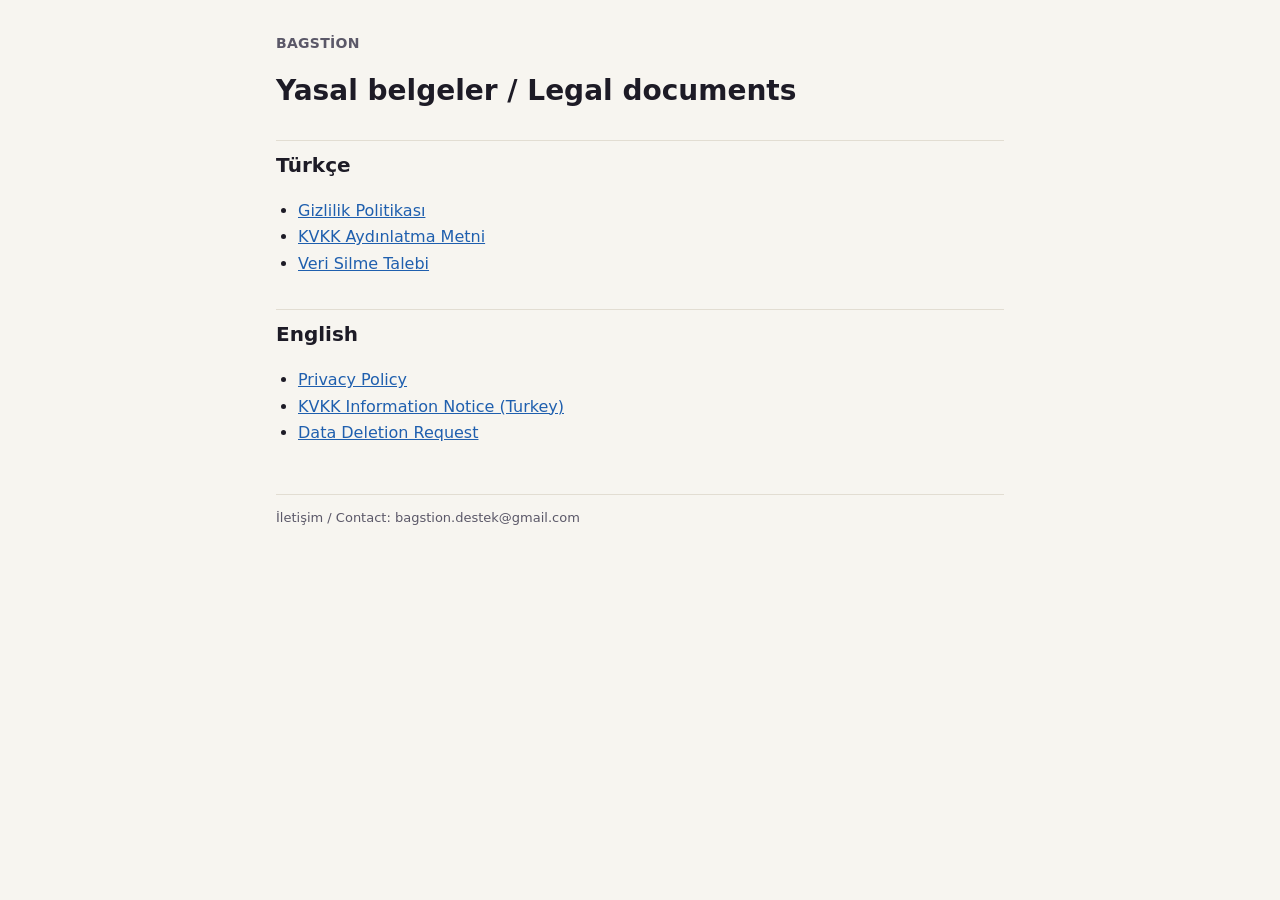
<file: index.html>
<!doctype html>
<html lang="tr">
<head>
<meta charset="utf-8">
<meta name="viewport" content="width=device-width, initial-scale=1">
<title>Bagstion — Yasal / Legal</title>
<link rel="stylesheet" href="style.css">
</head>
<body>
<main>
<header class="top"><span class="game">Bagstion</span></header>
<h1>Yasal belgeler / Legal documents</h1>

<h2>Türkçe</h2>
<ul>
	<li><a href="tr/gizlilik.html">Gizlilik Politikası</a></li>
	<li><a href="tr/kvkk.html">KVKK Aydınlatma Metni</a></li>
	<li><a href="tr/veri-silme.html">Veri Silme Talebi</a></li>
</ul>

<h2>English</h2>
<ul>
	<li><a href="en/privacy.html">Privacy Policy</a></li>
	<li><a href="en/kvkk-notice.html">KVKK Information Notice (Turkey)</a></li>
	<li><a href="en/data-deletion.html">Data Deletion Request</a></li>
</ul>

<footer>İletişim / Contact: bagstion.destek@gmail.com</footer>
</main>
</body>
</html>
</file>
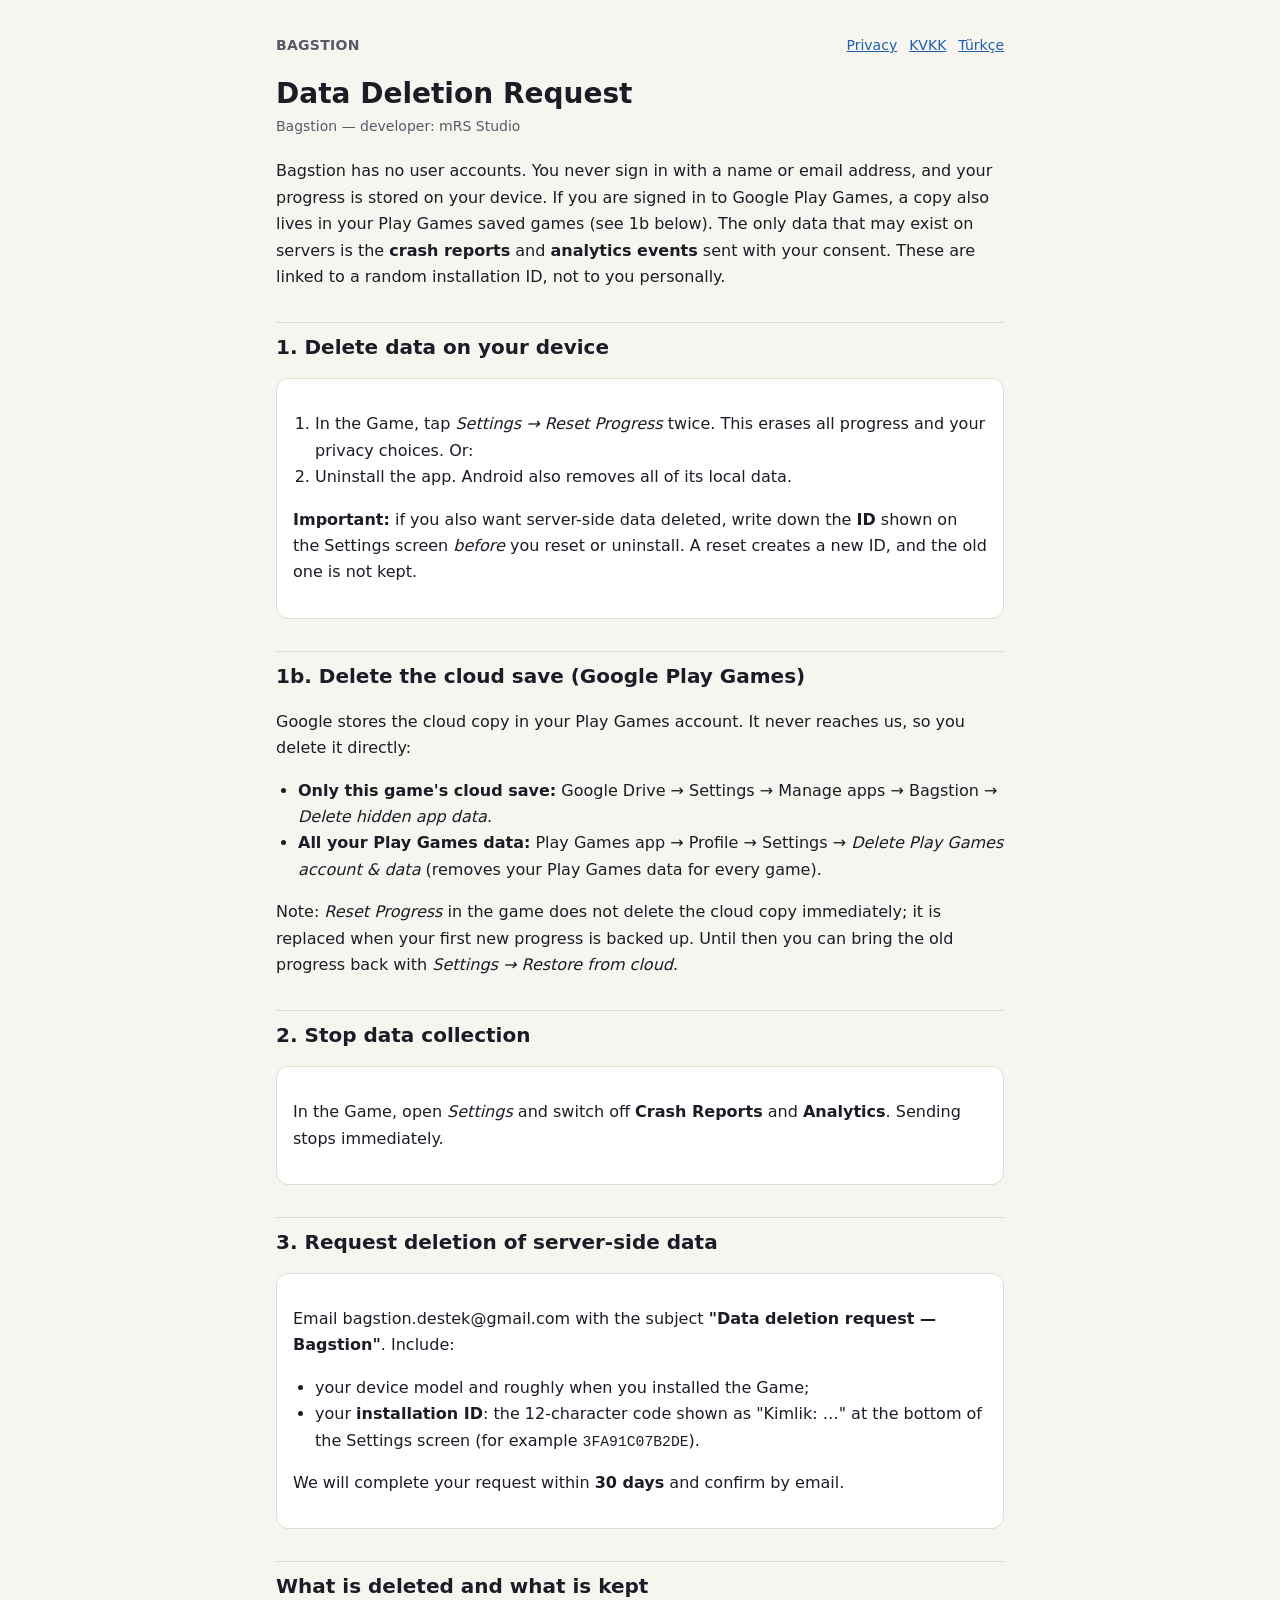
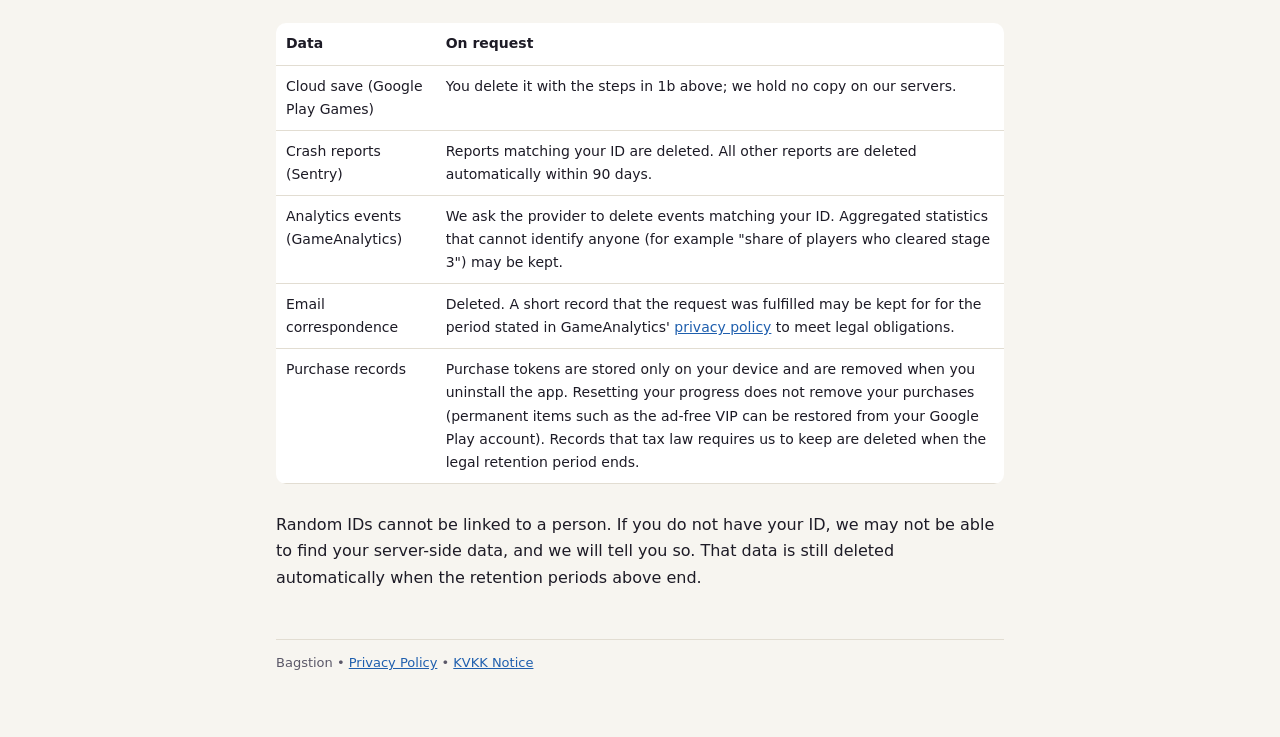
<file: en/data-deletion.html>
<!doctype html>
<html lang="en">
<head>
<meta charset="utf-8">
<meta name="viewport" content="width=device-width, initial-scale=1">
<title>Data Deletion Request — Bagstion</title>
<link rel="stylesheet" href="../style.css">
</head>
<body>
<main>
<header class="top">
	<span class="game">Bagstion</span>
	<nav><a href="privacy.html">Privacy</a><a href="kvkk-notice.html">KVKK</a><a href="../tr/veri-silme.html">Türkçe</a></nav>
</header>

<h1>Data Deletion Request</h1>
<p class="meta">Bagstion — developer: mRS Studio</p>

<p>Bagstion has no user accounts. You never sign in with a name or email address, and your progress is stored on your device. If you are signed in to Google Play Games, a copy also lives in your Play Games saved games (see 1b below). The only data that may exist on servers is the <strong>crash reports</strong> and <strong>analytics events</strong> sent with your consent. These are linked to a random installation ID, not to you personally.</p>

<h2>1. Delete data on your device</h2>
<div class="card">
<ol>
	<li>In the Game, tap <em>Settings → Reset Progress</em> twice. This erases all progress and your privacy choices. Or:</li>
	<li>Uninstall the app. Android also removes all of its local data.</li>
</ol>
<p><strong>Important:</strong> if you also want server-side data deleted, write down the <strong>ID</strong> shown on the Settings screen <em>before</em> you reset or uninstall. A reset creates a new ID, and the old one is not kept.</p>
</div>

<h2>1b. Delete the cloud save (Google Play Games)</h2>
<p>Google stores the cloud copy in your Play Games account. It never reaches us, so you delete it directly:</p>
<ul>
	<li><strong>Only this game's cloud save:</strong> Google Drive → Settings → Manage apps → Bagstion → <em>Delete hidden app data</em>.</li>
	<li><strong>All your Play Games data:</strong> Play Games app → Profile → Settings → <em>Delete Play Games account &amp; data</em> (removes your Play Games data for every game).</li>
</ul>
<p>Note: <em>Reset Progress</em> in the game does not delete the cloud copy immediately; it is replaced when your first new progress is backed up. Until then you can bring the old progress back with <em>Settings → Restore from cloud</em>.</p>

<h2>2. Stop data collection</h2>
<div class="card">
<p>In the Game, open <em>Settings</em> and switch off <strong>Crash Reports</strong> and <strong>Analytics</strong>. Sending stops immediately.</p>
</div>

<h2>3. Request deletion of server-side data</h2>
<div class="card">
<p>Email bagstion.destek@gmail.com with the subject <strong>"Data deletion request — Bagstion"</strong>. Include:</p>
<ul>
	<li>your device model and roughly when you installed the Game;</li>
	<li>your <strong>installation ID</strong>: the 12-character code shown as "Kimlik: …" at the bottom of the Settings screen (for example <code>3FA91C07B2DE</code>).</li>
</ul>
<p>We will complete your request within <strong>30 days</strong> and confirm by email.</p>
</div>

<h2>What is deleted and what is kept</h2>
<div class="table-wrap"><table>
	<tr><th>Data</th><th>On request</th></tr>
	<tr><td>Cloud save (Google Play Games)</td><td>You delete it with the steps in 1b above; we hold no copy on our servers.</td></tr>
	<tr><td>Crash reports (Sentry)</td><td>Reports matching your ID are deleted. All other reports are deleted automatically within 90 days.</td></tr>
	<tr><td>Analytics events (GameAnalytics)</td><td>We ask the provider to delete events matching your ID. Aggregated statistics that cannot identify anyone (for example "share of players who cleared stage 3") may be kept.</td></tr>
	<tr><td>Email correspondence</td><td>Deleted. A short record that the request was fulfilled may be kept for for the period stated in GameAnalytics' <a href="https://gameanalytics.com/privacy">privacy policy</a> to meet legal obligations.</td></tr>
	<tr><td>Purchase records</td><td>Purchase tokens are stored only on your device and are removed when you uninstall the app. Resetting your progress does not remove your purchases (permanent items such as the ad-free VIP can be restored from your Google Play account). Records that tax law requires us to keep are deleted when the legal retention period ends.</td></tr>
</table></div>

<p>Random IDs cannot be linked to a person. If you do not have your ID, we may not be able to find your server-side data, and we will tell you so. That data is still deleted automatically when the retention periods above end.</p>

<footer>Bagstion • <a href="privacy.html">Privacy Policy</a> • <a href="kvkk-notice.html">KVKK Notice</a></footer>
</main>
</body>
</html>
</file>
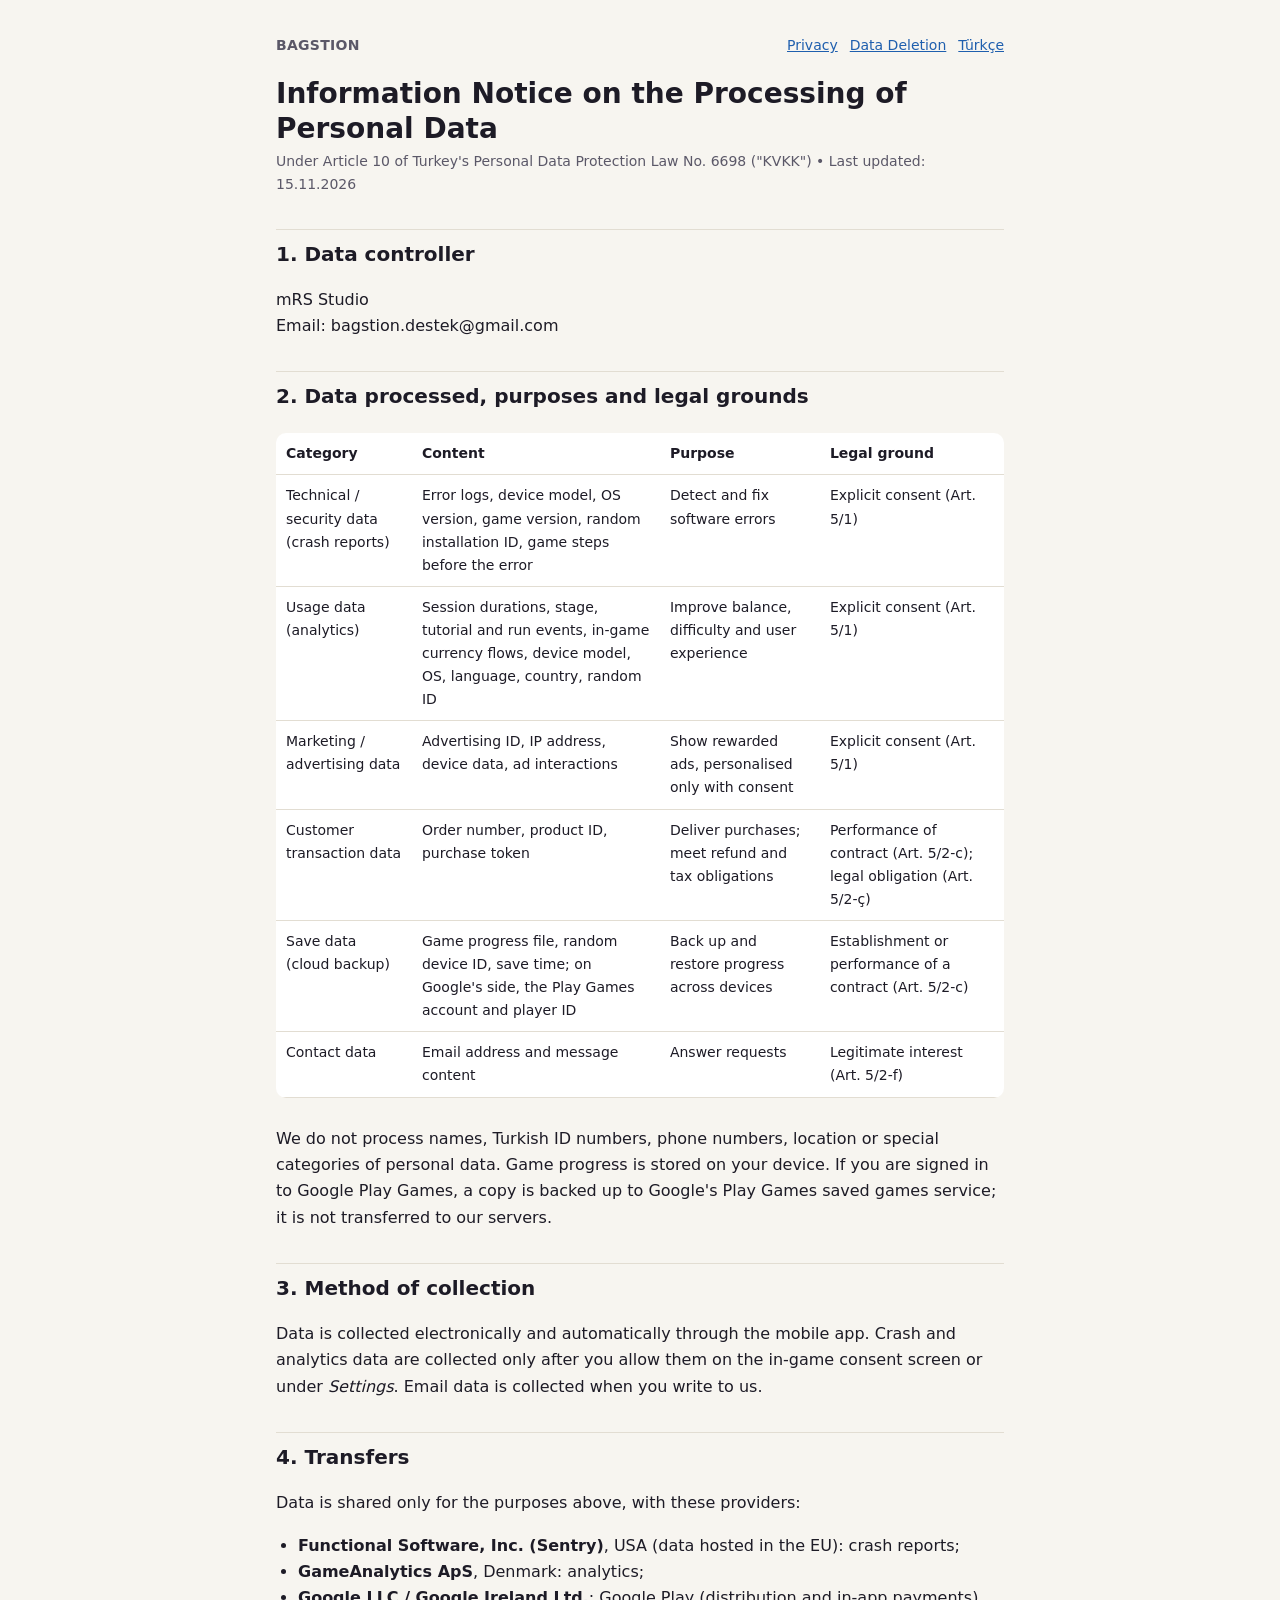
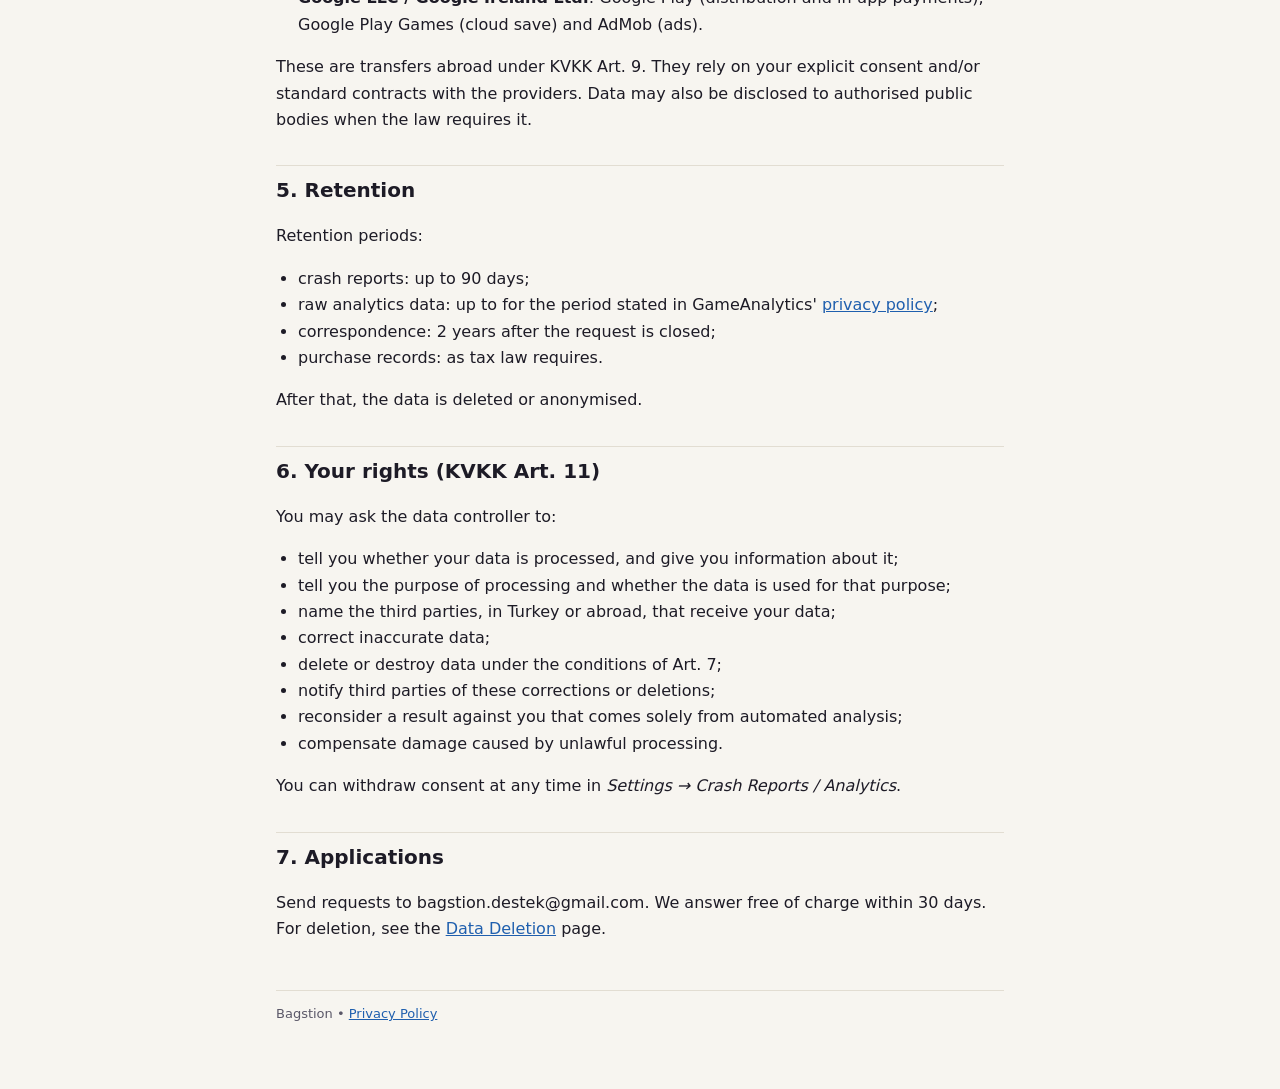
<file: en/kvkk-notice.html>
<!doctype html>
<html lang="en">
<head>
<meta charset="utf-8">
<meta name="viewport" content="width=device-width, initial-scale=1">
<title>KVKK Information Notice — Bagstion</title>
<link rel="stylesheet" href="../style.css">
</head>
<body>
<main>
<header class="top">
	<span class="game">Bagstion</span>
	<nav><a href="privacy.html">Privacy</a><a href="data-deletion.html">Data Deletion</a><a href="../tr/kvkk.html">Türkçe</a></nav>
</header>

<h1>Information Notice on the Processing of Personal Data</h1>
<p class="meta">Under Article 10 of Turkey's Personal Data Protection Law No. 6698 ("KVKK") • Last updated: 15.11.2026</p>

<h2>1. Data controller</h2>
<p>mRS Studio<br>
Email: bagstion.destek@gmail.com</p>

<h2>2. Data processed, purposes and legal grounds</h2>
<div class="table-wrap"><table>
	<tr><th>Category</th><th>Content</th><th>Purpose</th><th>Legal ground</th></tr>
	<tr><td>Technical / security data (crash reports)</td><td>Error logs, device model, OS version, game version, random installation ID, game steps before the error</td><td>Detect and fix software errors</td><td>Explicit consent (Art. 5/1)</td></tr>
	<tr><td>Usage data (analytics)</td><td>Session durations, stage, tutorial and run events, in-game currency flows, device model, OS, language, country, random ID</td><td>Improve balance, difficulty and user experience</td><td>Explicit consent (Art. 5/1)</td></tr>
	<tr><td>Marketing / advertising data</td><td>Advertising ID, IP address, device data, ad interactions</td><td>Show rewarded ads, personalised only with consent</td><td>Explicit consent (Art. 5/1)</td></tr>
	<tr><td>Customer transaction data</td><td>Order number, product ID, purchase token</td><td>Deliver purchases; meet refund and tax obligations</td><td>Performance of contract (Art. 5/2-c); legal obligation (Art. 5/2-ç)</td></tr>
	<tr><td>Save data (cloud backup)</td><td>Game progress file, random device ID, save time; on Google's side, the Play Games account and player ID</td><td>Back up and restore progress across devices</td><td>Establishment or performance of a contract (Art. 5/2-c)</td></tr>
	<tr><td>Contact data</td><td>Email address and message content</td><td>Answer requests</td><td>Legitimate interest (Art. 5/2-f)</td></tr>
</table></div>
<p>We do not process names, Turkish ID numbers, phone numbers, location or special categories of personal data. Game progress is stored on your device. If you are signed in to Google Play Games, a copy is backed up to Google's Play Games saved games service; it is not transferred to our servers.</p>

<h2>3. Method of collection</h2>
<p>Data is collected electronically and automatically through the mobile app. Crash and analytics data are collected only after you allow them on the in-game consent screen or under <em>Settings</em>. Email data is collected when you write to us.</p>

<h2>4. Transfers</h2>
<p>Data is shared only for the purposes above, with these providers:</p>
<ul>
	<li><strong>Functional Software, Inc. (Sentry)</strong>, USA (data hosted in the EU): crash reports;</li>
	<li><strong>GameAnalytics ApS</strong>, Denmark: analytics;</li>
	<li><strong>Google LLC / Google Ireland Ltd.</strong>: Google Play (distribution and in-app payments), Google Play Games (cloud save) and AdMob (ads).</li>
</ul>
<p>These are transfers abroad under KVKK Art. 9. They rely on your explicit consent and/or standard contracts with the providers. Data may also be disclosed to authorised public bodies when the law requires it.</p>

<h2>5. Retention</h2>
<p>Retention periods:</p>
<ul>
	<li>crash reports: up to 90 days;</li>
	<li>raw analytics data: up to for the period stated in GameAnalytics' <a href="https://gameanalytics.com/privacy">privacy policy</a>;</li>
	<li>correspondence: 2 years after the request is closed;</li>
	<li>purchase records: as tax law requires.</li>
</ul>
<p>After that, the data is deleted or anonymised.</p>

<h2>6. Your rights (KVKK Art. 11)</h2>
<p>You may ask the data controller to:</p>
<ul>
	<li>tell you whether your data is processed, and give you information about it;</li>
	<li>tell you the purpose of processing and whether the data is used for that purpose;</li>
	<li>name the third parties, in Turkey or abroad, that receive your data;</li>
	<li>correct inaccurate data;</li>
	<li>delete or destroy data under the conditions of Art. 7;</li>
	<li>notify third parties of these corrections or deletions;</li>
	<li>reconsider a result against you that comes solely from automated analysis;</li>
	<li>compensate damage caused by unlawful processing.</li>
</ul>
<p>You can withdraw consent at any time in <em>Settings → Crash Reports / Analytics</em>.</p>

<h2>7. Applications</h2>
<p>Send requests to bagstion.destek@gmail.com. We answer free of charge within 30 days. For deletion, see the <a href="data-deletion.html">Data Deletion</a> page.</p>

<footer>Bagstion • <a href="privacy.html">Privacy Policy</a></footer>
</main>
</body>
</html>
</file>
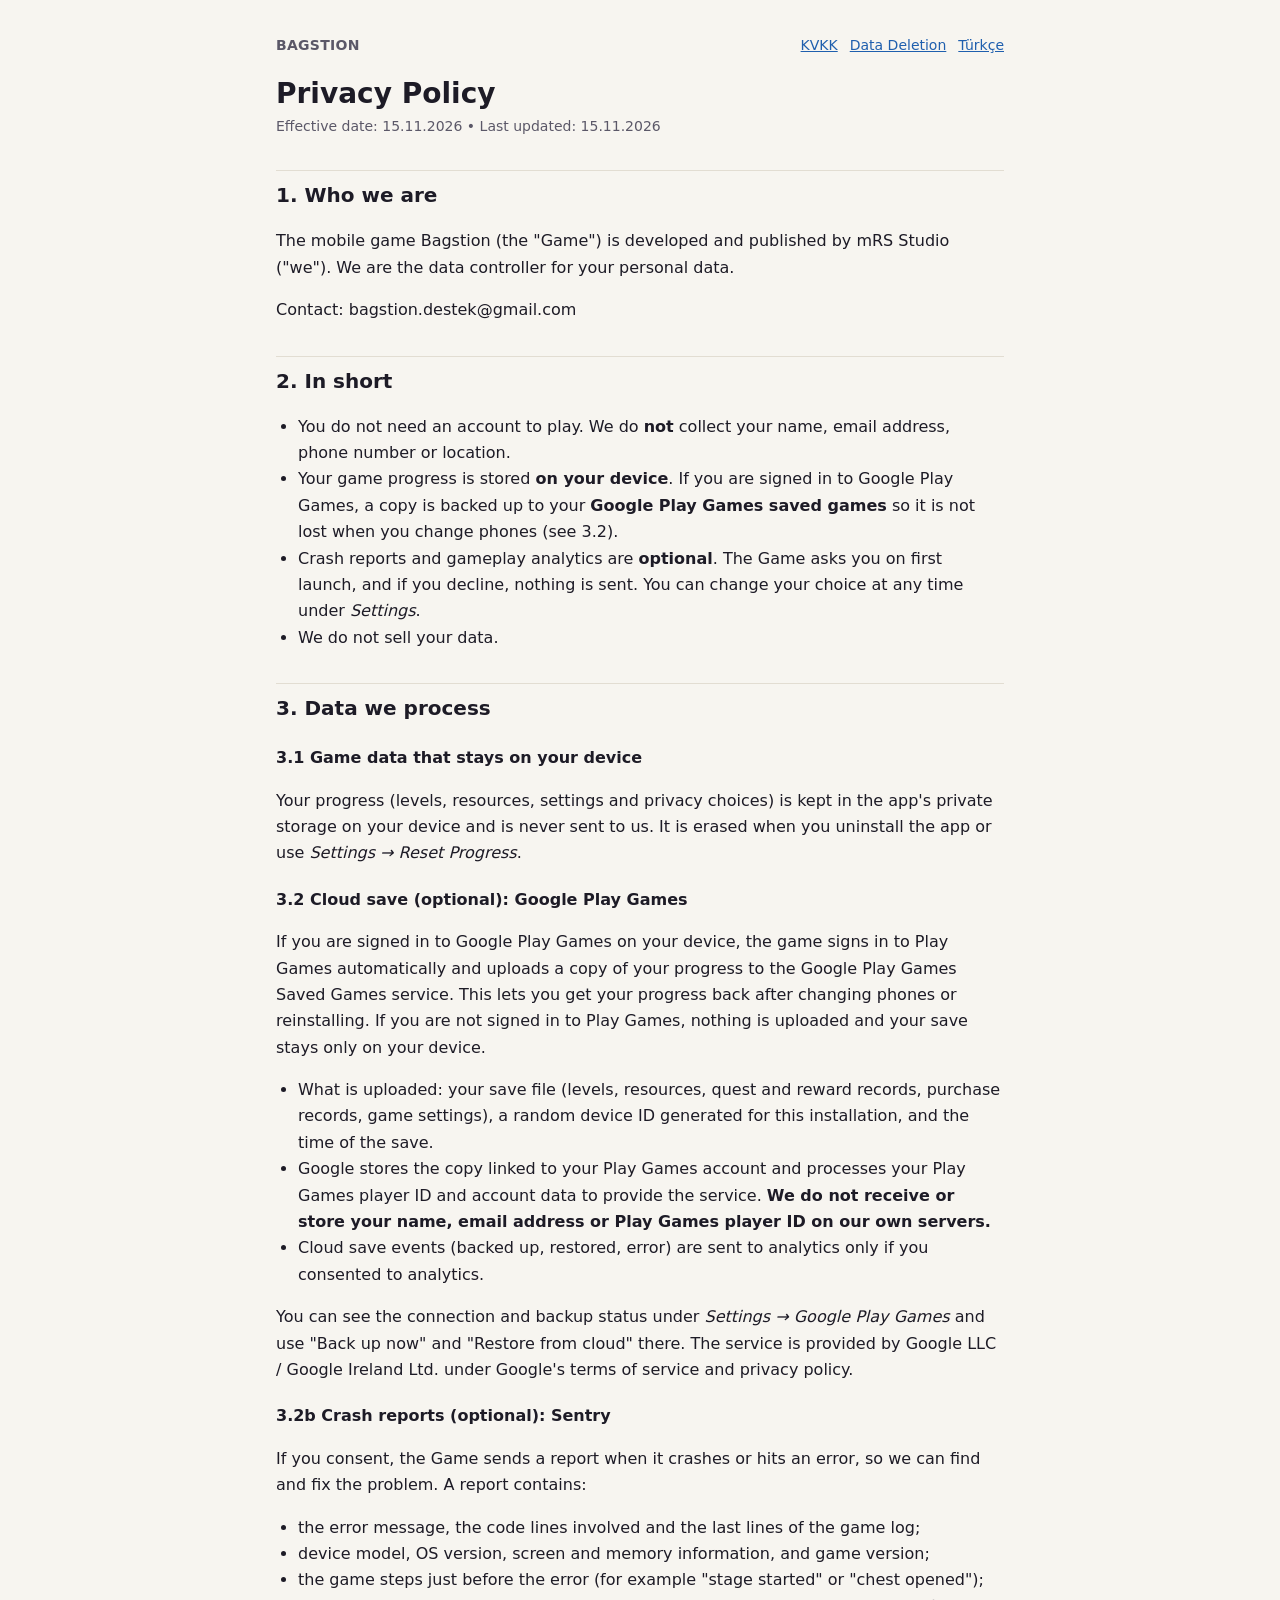
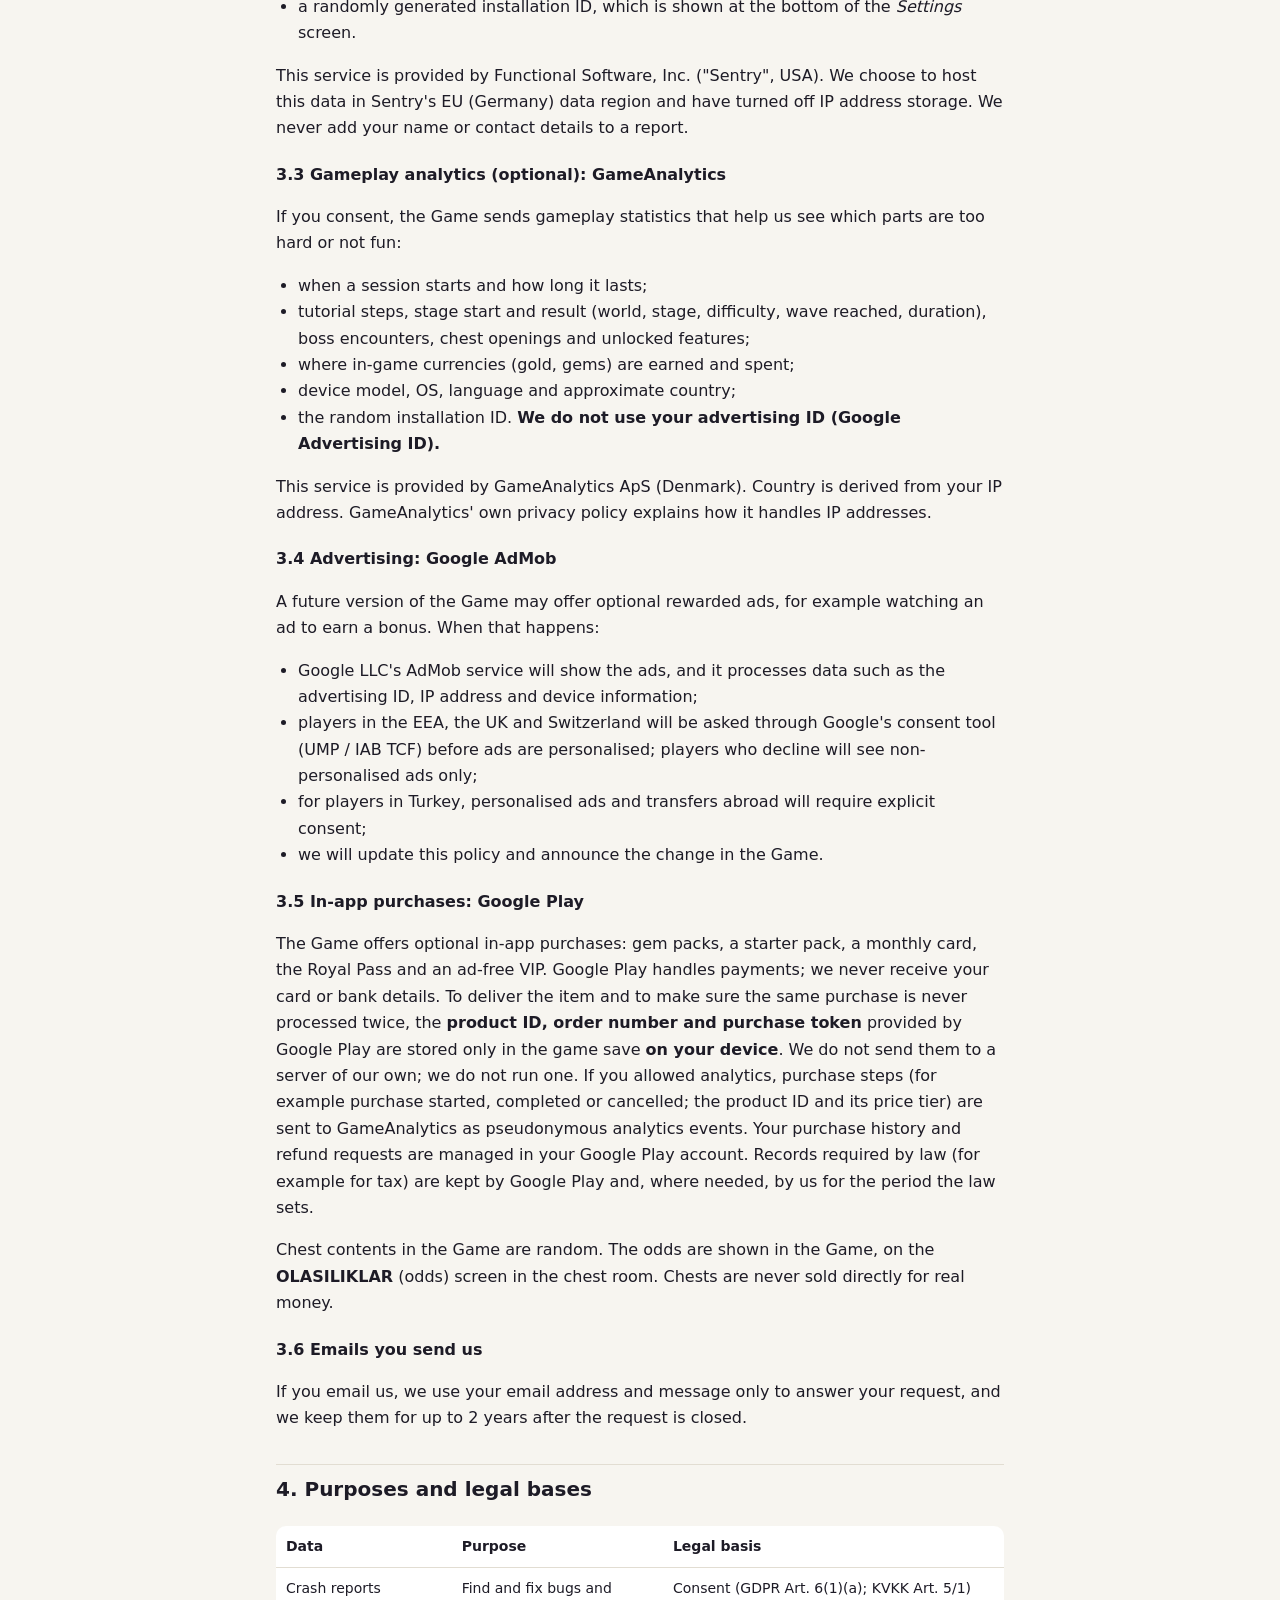
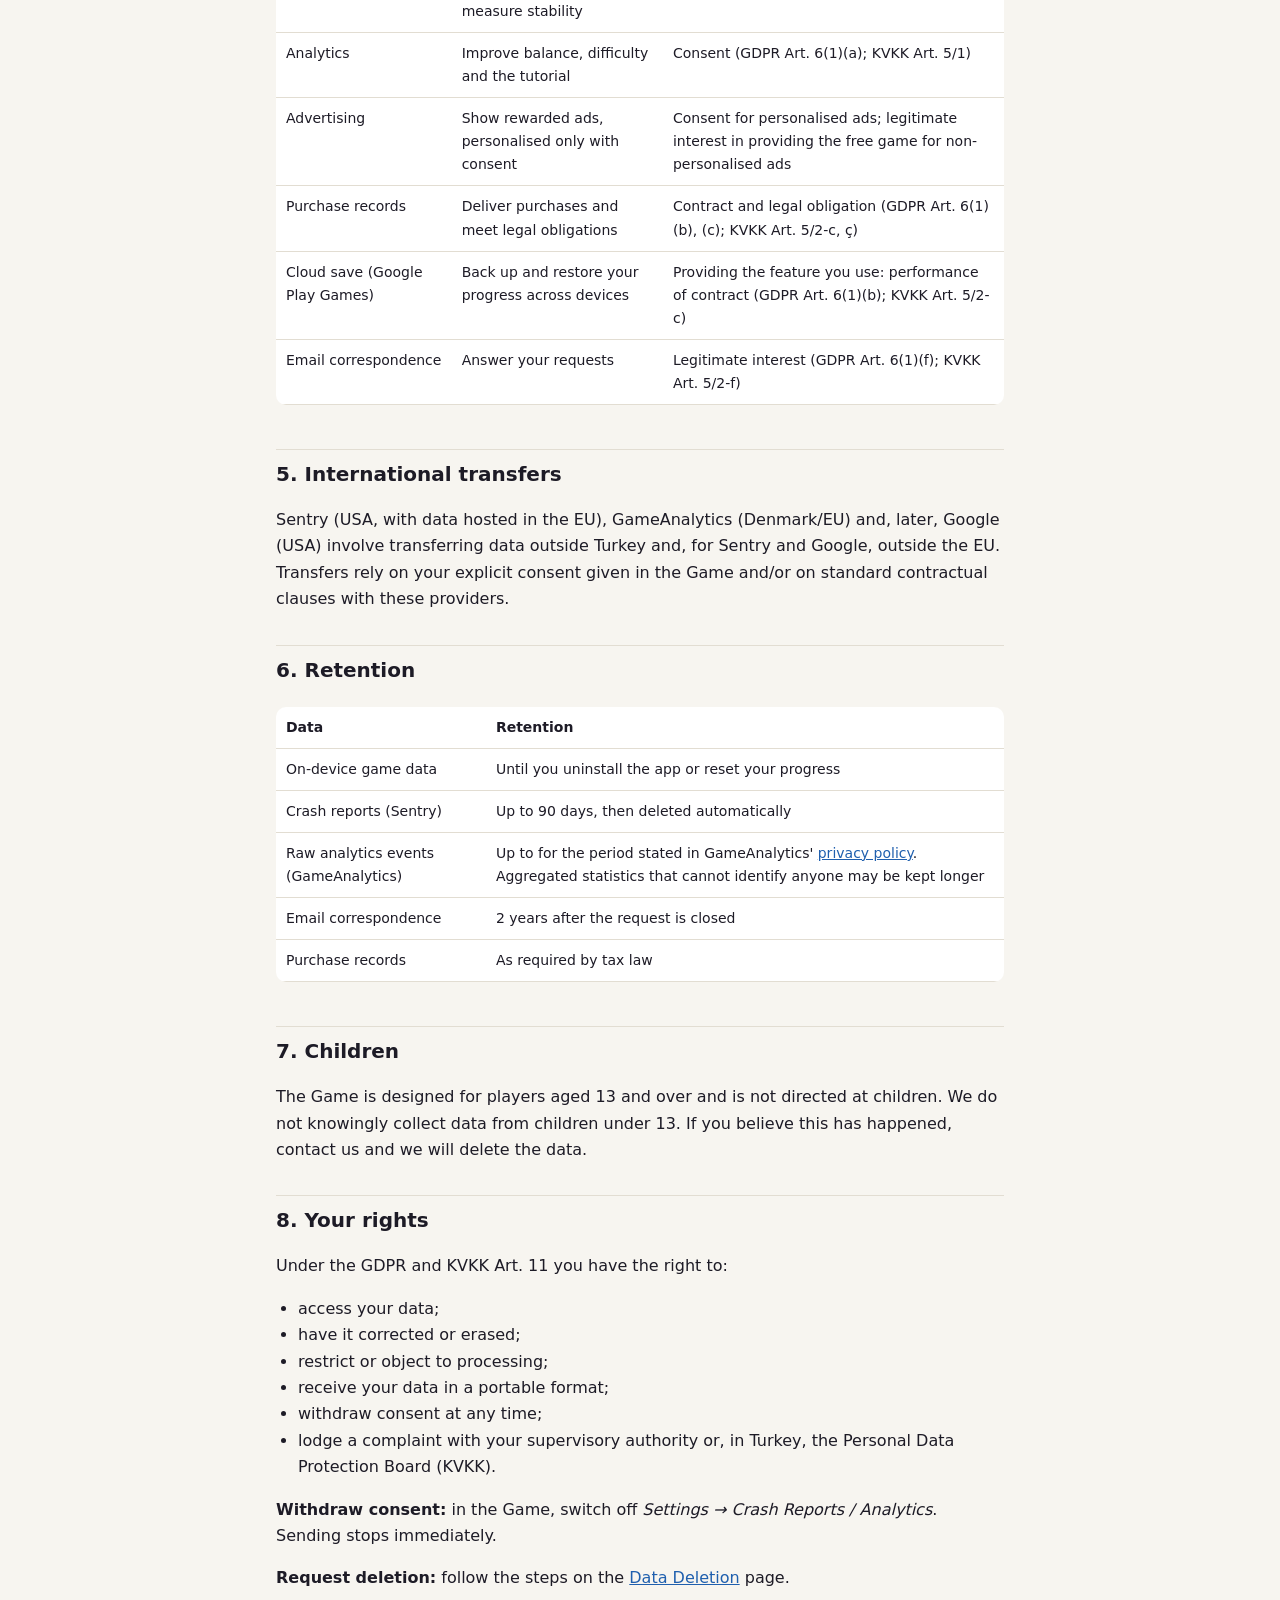
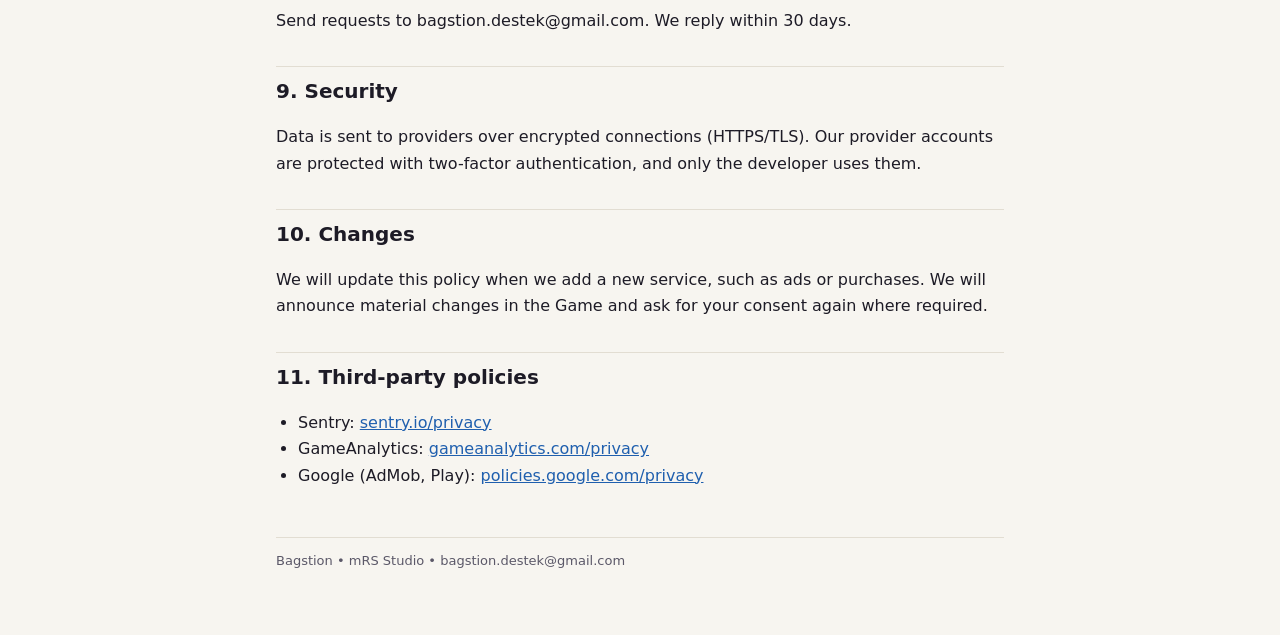
<file: en/privacy.html>
<!doctype html>
<html lang="en">
<head>
<meta charset="utf-8">
<meta name="viewport" content="width=device-width, initial-scale=1">
<title>Privacy Policy — Bagstion</title>
<link rel="stylesheet" href="../style.css">
</head>
<body>
<main>
<header class="top">
	<span class="game">Bagstion</span>
	<nav><a href="kvkk-notice.html">KVKK</a><a href="data-deletion.html">Data Deletion</a><a href="../tr/gizlilik.html">Türkçe</a></nav>
</header>

<h1>Privacy Policy</h1>
<p class="meta">Effective date: 15.11.2026 • Last updated: 15.11.2026</p>

<h2>1. Who we are</h2>
<p>The mobile game Bagstion (the "Game") is developed and published by mRS Studio ("we"). We are the data controller for your personal data.</p>
<p>Contact: bagstion.destek@gmail.com</p>

<h2>2. In short</h2>
<ul>
	<li>You do not need an account to play. We do <strong>not</strong> collect your name, email address, phone number or location.</li>
	<li>Your game progress is stored <strong>on your device</strong>. If you are signed in to Google Play Games, a copy is backed up to your <strong>Google Play Games saved games</strong> so it is not lost when you change phones (see 3.2).</li>
	<li>Crash reports and gameplay analytics are <strong>optional</strong>. The Game asks you on first launch, and if you decline, nothing is sent. You can change your choice at any time under <em>Settings</em>.</li>
	<li>We do not sell your data.</li>
</ul>

<h2>3. Data we process</h2>

<h3>3.1 Game data that stays on your device</h3>
<p>Your progress (levels, resources, settings and privacy choices) is kept in the app's private storage on your device and is never sent to us. It is erased when you uninstall the app or use <em>Settings → Reset Progress</em>.</p>

<h3>3.2 Cloud save (optional): Google Play Games</h3>
<p>If you are signed in to Google Play Games on your device, the game signs in to Play Games automatically and uploads a copy of your progress to the Google Play Games Saved Games service. This lets you get your progress back after changing phones or reinstalling. If you are not signed in to Play Games, nothing is uploaded and your save stays only on your device.</p>
<ul>
	<li>What is uploaded: your save file (levels, resources, quest and reward records, purchase records, game settings), a random device ID generated for this installation, and the time of the save.</li>
	<li>Google stores the copy linked to your Play Games account and processes your Play Games player ID and account data to provide the service. <strong>We do not receive or store your name, email address or Play Games player ID on our own servers.</strong></li>
	<li>Cloud save events (backed up, restored, error) are sent to analytics only if you consented to analytics.</li>
</ul>
<p>You can see the connection and backup status under <em>Settings → Google Play Games</em> and use "Back up now" and "Restore from cloud" there. The service is provided by Google LLC / Google Ireland Ltd. under Google's terms of service and privacy policy.</p>

<h3>3.2b Crash reports (optional): Sentry</h3>
<p>If you consent, the Game sends a report when it crashes or hits an error, so we can find and fix the problem. A report contains:</p>
<ul>
	<li>the error message, the code lines involved and the last lines of the game log;</li>
	<li>device model, OS version, screen and memory information, and game version;</li>
	<li>the game steps just before the error (for example "stage started" or "chest opened");</li>
	<li>a randomly generated installation ID, which is shown at the bottom of the <em>Settings</em> screen.</li>
</ul>
<p>This service is provided by Functional Software, Inc. ("Sentry", USA). We choose to host this data in Sentry's EU (Germany) data region and have turned off IP address storage. We never add your name or contact details to a report.</p>

<h3>3.3 Gameplay analytics (optional): GameAnalytics</h3>
<p>If you consent, the Game sends gameplay statistics that help us see which parts are too hard or not fun:</p>
<ul>
	<li>when a session starts and how long it lasts;</li>
	<li>tutorial steps, stage start and result (world, stage, difficulty, wave reached, duration), boss encounters, chest openings and unlocked features;</li>
	<li>where in-game currencies (gold, gems) are earned and spent;</li>
	<li>device model, OS, language and approximate country;</li>
	<li>the random installation ID. <strong>We do not use your advertising ID (Google Advertising ID).</strong></li>
</ul>
<p>This service is provided by GameAnalytics ApS (Denmark). Country is derived from your IP address. GameAnalytics' own privacy policy explains how it handles IP addresses.</p>

<h3>3.4 Advertising: Google AdMob</h3>
<p>A future version of the Game may offer optional rewarded ads, for example watching an ad to earn a bonus. When that happens:</p>
<ul>
	<li>Google LLC's AdMob service will show the ads, and it processes data such as the advertising ID, IP address and device information;</li>
	<li>players in the EEA, the UK and Switzerland will be asked through Google's consent tool (UMP / IAB TCF) before ads are personalised; players who decline will see non-personalised ads only;</li>
	<li>for players in Turkey, personalised ads and transfers abroad will require explicit consent;</li>
	<li>we will update this policy and announce the change in the Game.</li>
</ul>

<h3>3.5 In-app purchases: Google Play</h3>
<p>The Game offers optional in-app purchases: gem packs, a starter pack, a monthly card, the Royal Pass and an ad-free VIP. Google Play handles payments; we never receive your card or bank details. To deliver the item and to make sure the same purchase is never processed twice, the <strong>product ID, order number and purchase token</strong> provided by Google Play are stored only in the game save <strong>on your device</strong>. We do not send them to a server of our own; we do not run one. If you allowed analytics, purchase steps (for example purchase started, completed or cancelled; the product ID and its price tier) are sent to GameAnalytics as pseudonymous analytics events. Your purchase history and refund requests are managed in your Google Play account. Records required by law (for example for tax) are kept by Google Play and, where needed, by us for the period the law sets.</p>
<p>Chest contents in the Game are random. The odds are shown in the Game, on the <strong>OLASILIKLAR</strong> (odds) screen in the chest room. Chests are never sold directly for real money.</p>

<h3>3.6 Emails you send us</h3>
<p>If you email us, we use your email address and message only to answer your request, and we keep them for up to 2 years after the request is closed.</p>

<h2>4. Purposes and legal bases</h2>
<div class="table-wrap"><table>
	<tr><th>Data</th><th>Purpose</th><th>Legal basis</th></tr>
	<tr><td>Crash reports</td><td>Find and fix bugs and measure stability</td><td>Consent (GDPR Art. 6(1)(a); KVKK Art. 5/1)</td></tr>
	<tr><td>Analytics</td><td>Improve balance, difficulty and the tutorial</td><td>Consent (GDPR Art. 6(1)(a); KVKK Art. 5/1)</td></tr>
	<tr><td>Advertising</td><td>Show rewarded ads, personalised only with consent</td><td>Consent for personalised ads; legitimate interest in providing the free game for non-personalised ads</td></tr>
	<tr><td>Purchase records</td><td>Deliver purchases and meet legal obligations</td><td>Contract and legal obligation (GDPR Art. 6(1)(b), (c); KVKK Art. 5/2-c, ç)</td></tr>
	<tr><td>Cloud save (Google Play Games)</td><td>Back up and restore your progress across devices</td><td>Providing the feature you use: performance of contract (GDPR Art. 6(1)(b); KVKK Art. 5/2-c)</td></tr>
	<tr><td>Email correspondence</td><td>Answer your requests</td><td>Legitimate interest (GDPR Art. 6(1)(f); KVKK Art. 5/2-f)</td></tr>
</table></div>

<h2>5. International transfers</h2>
<p>Sentry (USA, with data hosted in the EU), GameAnalytics (Denmark/EU) and, later, Google (USA) involve transferring data outside Turkey and, for Sentry and Google, outside the EU. Transfers rely on your explicit consent given in the Game and/or on standard contractual clauses with these providers.</p>

<h2>6. Retention</h2>
<div class="table-wrap"><table>
	<tr><th>Data</th><th>Retention</th></tr>
	<tr><td>On-device game data</td><td>Until you uninstall the app or reset your progress</td></tr>
	<tr><td>Crash reports (Sentry)</td><td>Up to 90 days, then deleted automatically</td></tr>
	<tr><td>Raw analytics events (GameAnalytics)</td><td>Up to for the period stated in GameAnalytics' <a href="https://gameanalytics.com/privacy">privacy policy</a>. Aggregated statistics that cannot identify anyone may be kept longer</td></tr>
	<tr><td>Email correspondence</td><td>2 years after the request is closed</td></tr>
	<tr><td>Purchase records</td><td>As required by tax law</td></tr>
</table></div>

<h2>7. Children</h2>
<p>The Game is designed for players aged 13 and over and is not directed at children. We do not knowingly collect data from children under 13. If you believe this has happened, contact us and we will delete the data.</p>

<h2>8. Your rights</h2>
<p>Under the GDPR and KVKK Art. 11 you have the right to:</p>
<ul>
	<li>access your data;</li>
	<li>have it corrected or erased;</li>
	<li>restrict or object to processing;</li>
	<li>receive your data in a portable format;</li>
	<li>withdraw consent at any time;</li>
	<li>lodge a complaint with your supervisory authority or, in Turkey, the Personal Data Protection Board (KVKK).</li>
</ul>
<p><strong>Withdraw consent:</strong> in the Game, switch off <em>Settings → Crash Reports / Analytics</em>. Sending stops immediately.</p>
<p><strong>Request deletion:</strong> follow the steps on the <a href="data-deletion.html">Data Deletion</a> page.</p>
<p>Send requests to bagstion.destek@gmail.com. We reply within 30 days.</p>

<h2>9. Security</h2>
<p>Data is sent to providers over encrypted connections (HTTPS/TLS). Our provider accounts are protected with two-factor authentication, and only the developer uses them.</p>

<h2>10. Changes</h2>
<p>We will update this policy when we add a new service, such as ads or purchases. We will announce material changes in the Game and ask for your consent again where required.</p>

<h2>11. Third-party policies</h2>
<ul>
	<li>Sentry: <a href="https://sentry.io/privacy/">sentry.io/privacy</a></li>
	<li>GameAnalytics: <a href="https://gameanalytics.com/privacy">gameanalytics.com/privacy</a></li>
	<li>Google (AdMob, Play): <a href="https://policies.google.com/privacy">policies.google.com/privacy</a></li>
</ul>

<footer>Bagstion • mRS Studio • bagstion.destek@gmail.com</footer>
</main>
</body>
</html>
</file>
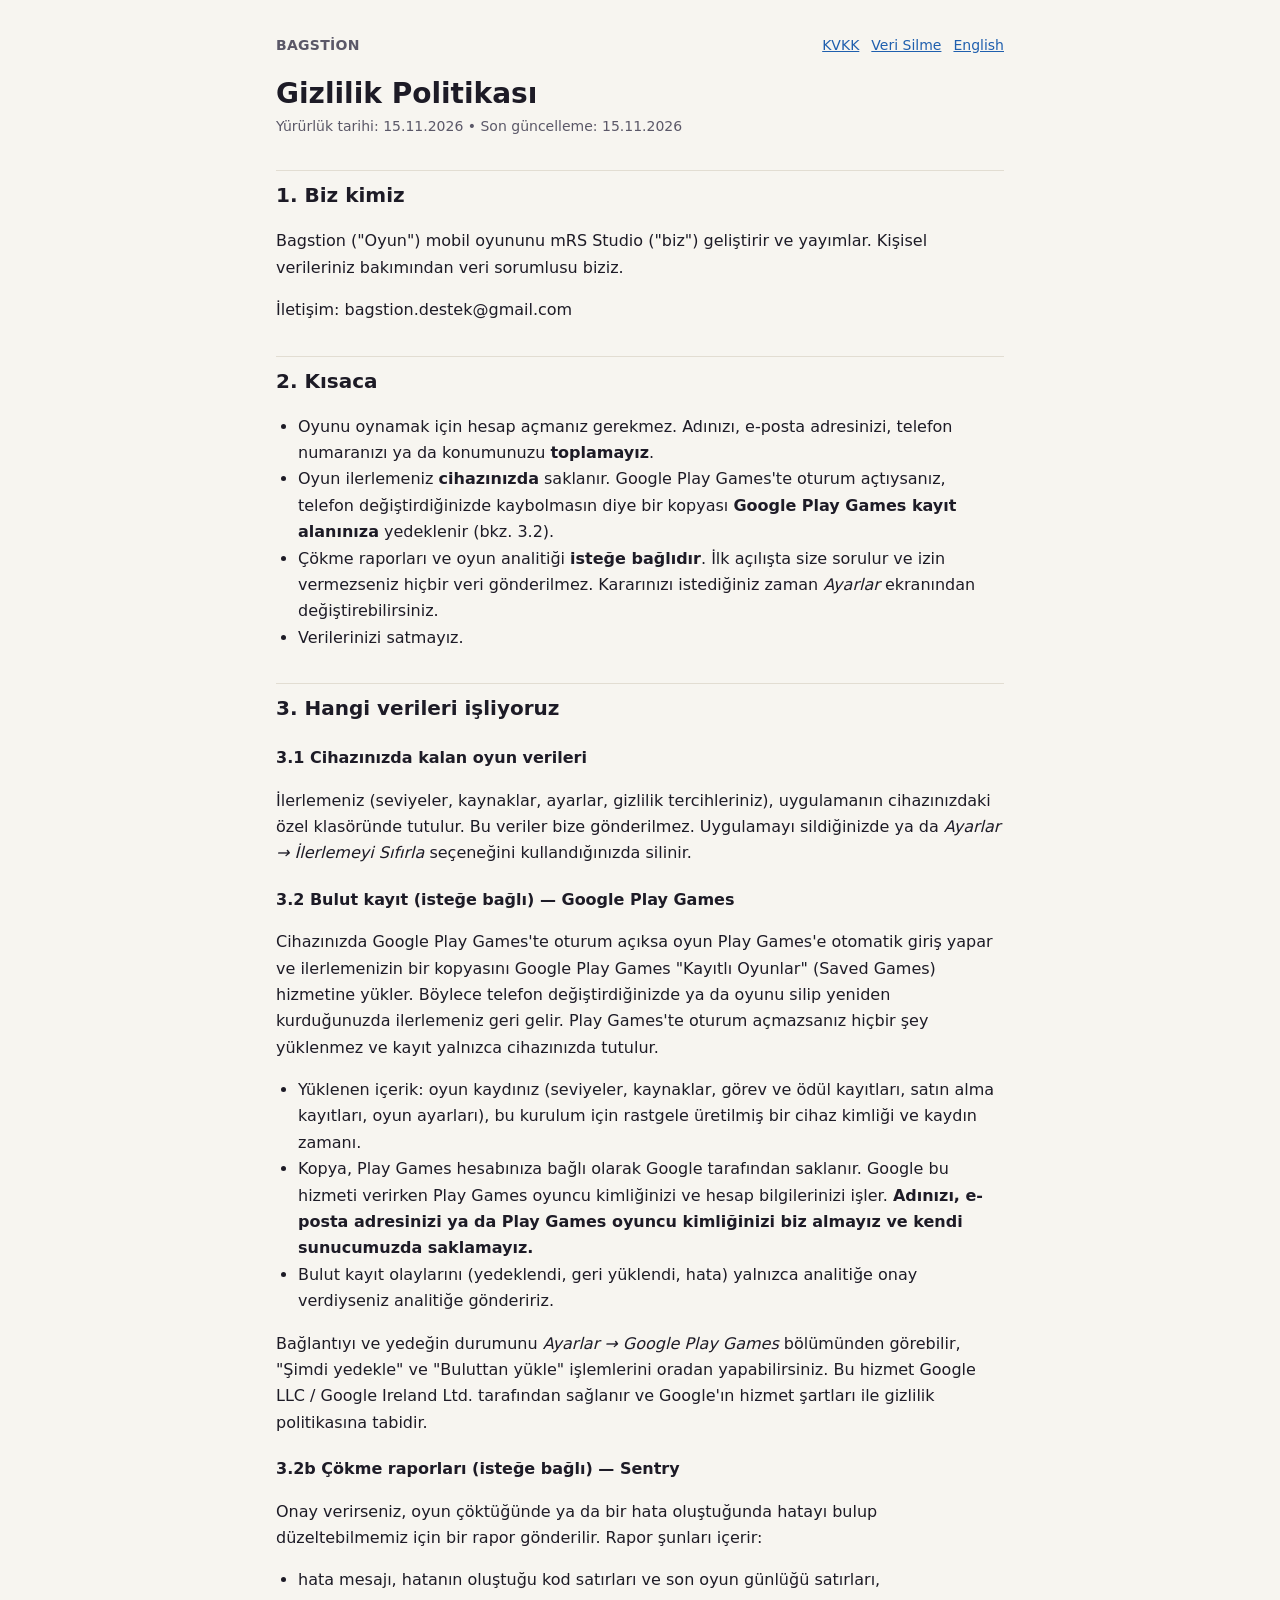
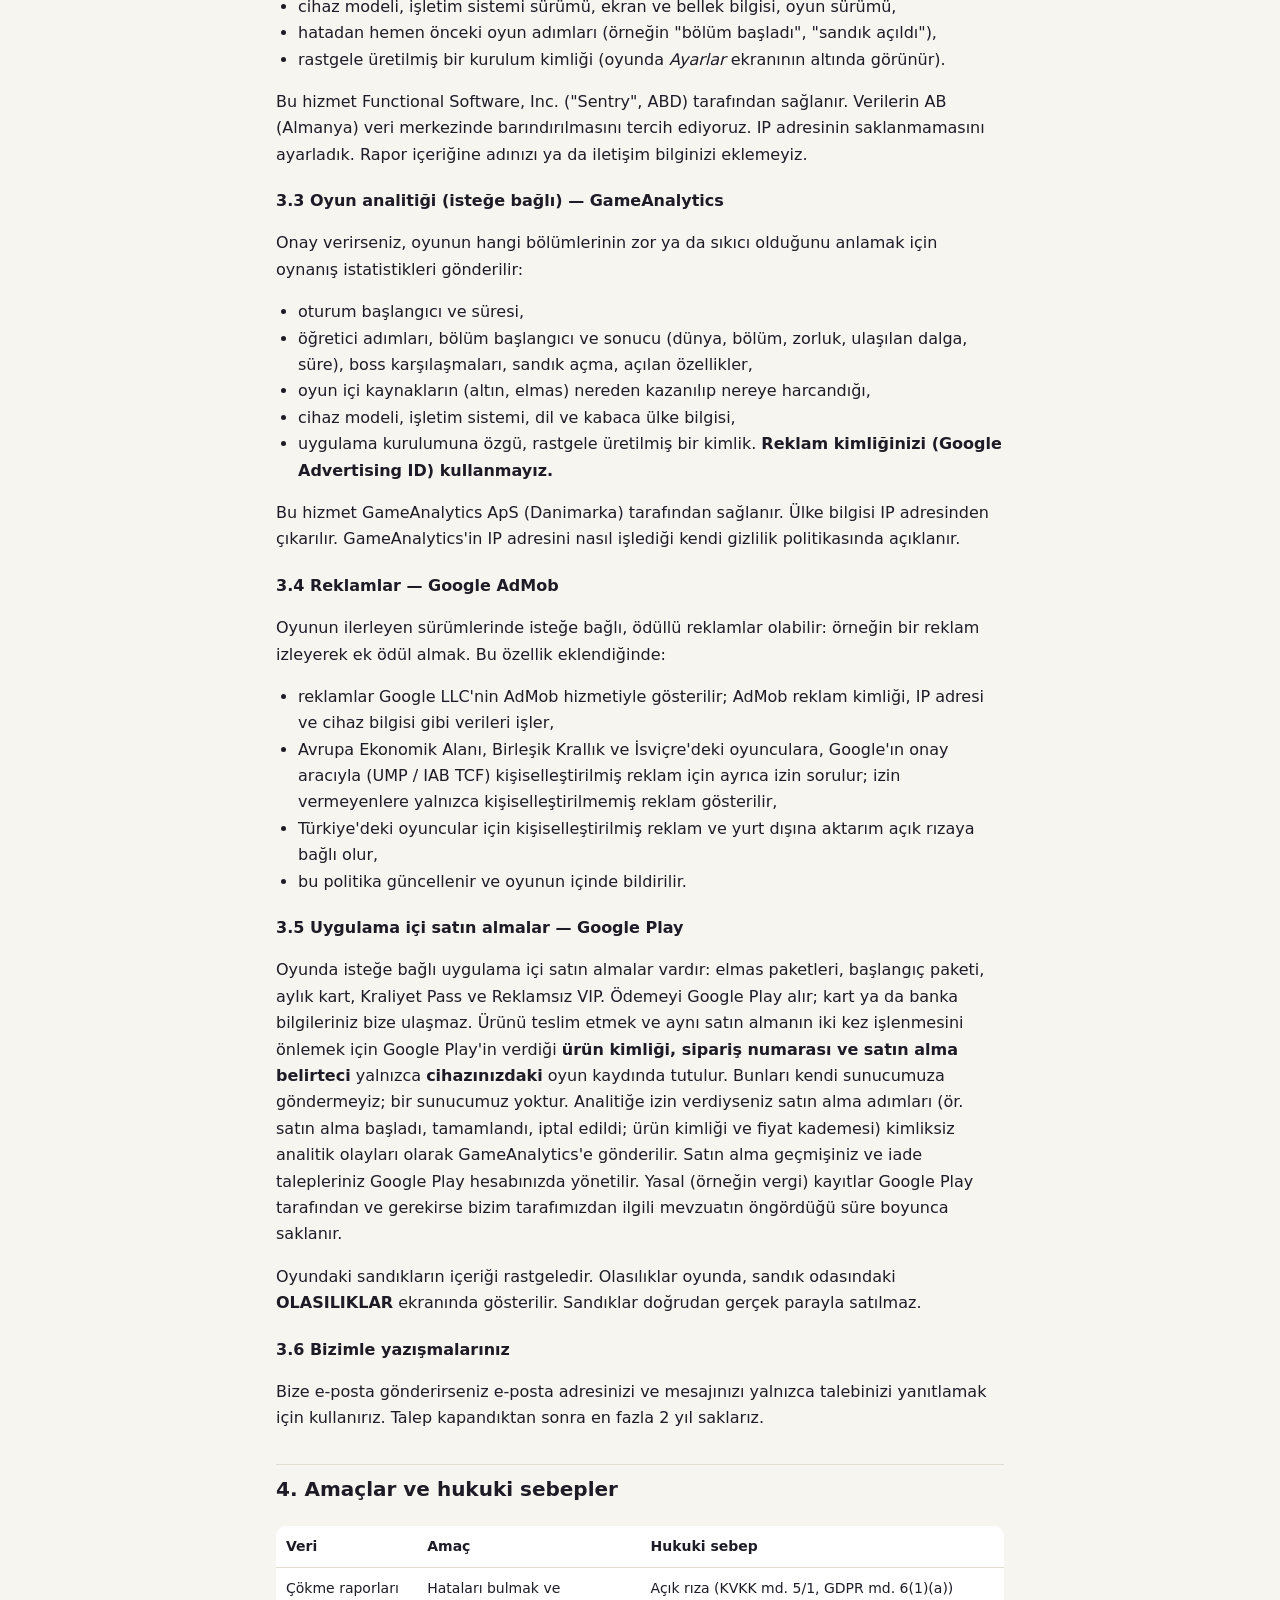
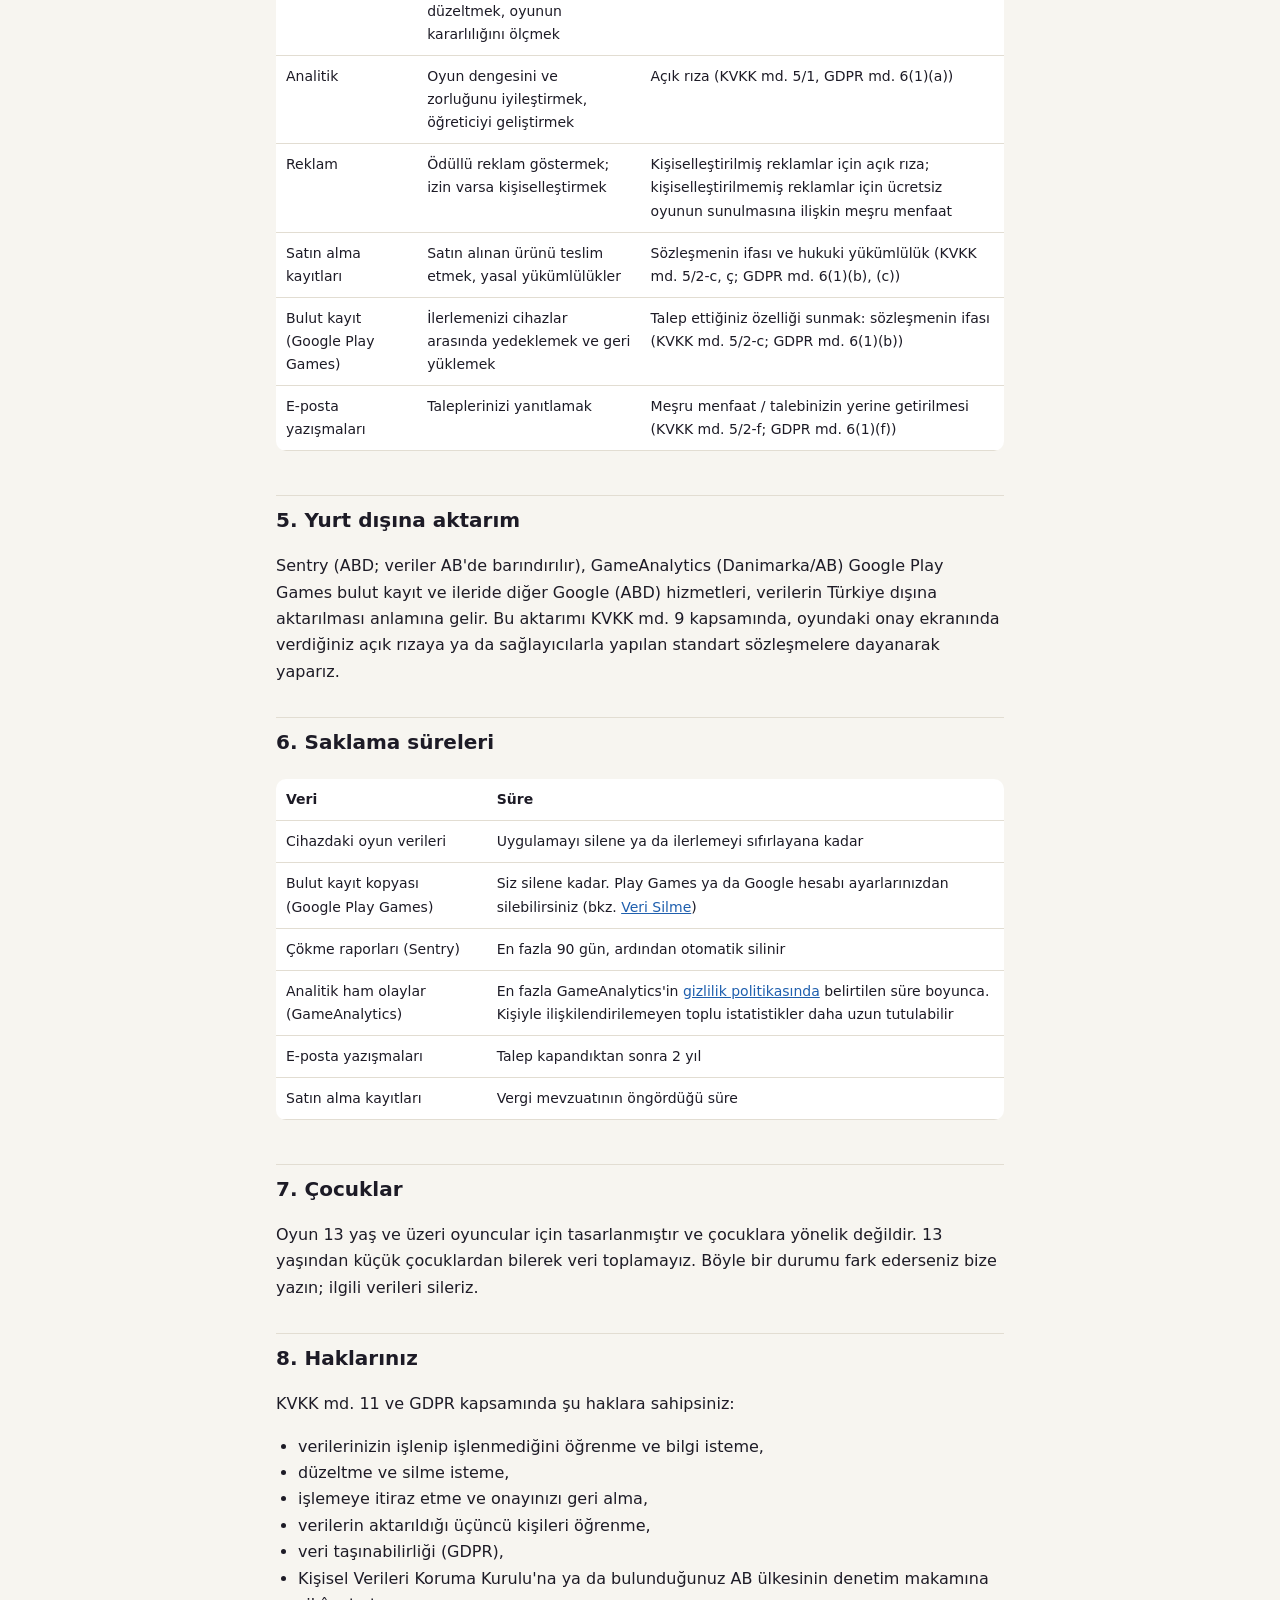
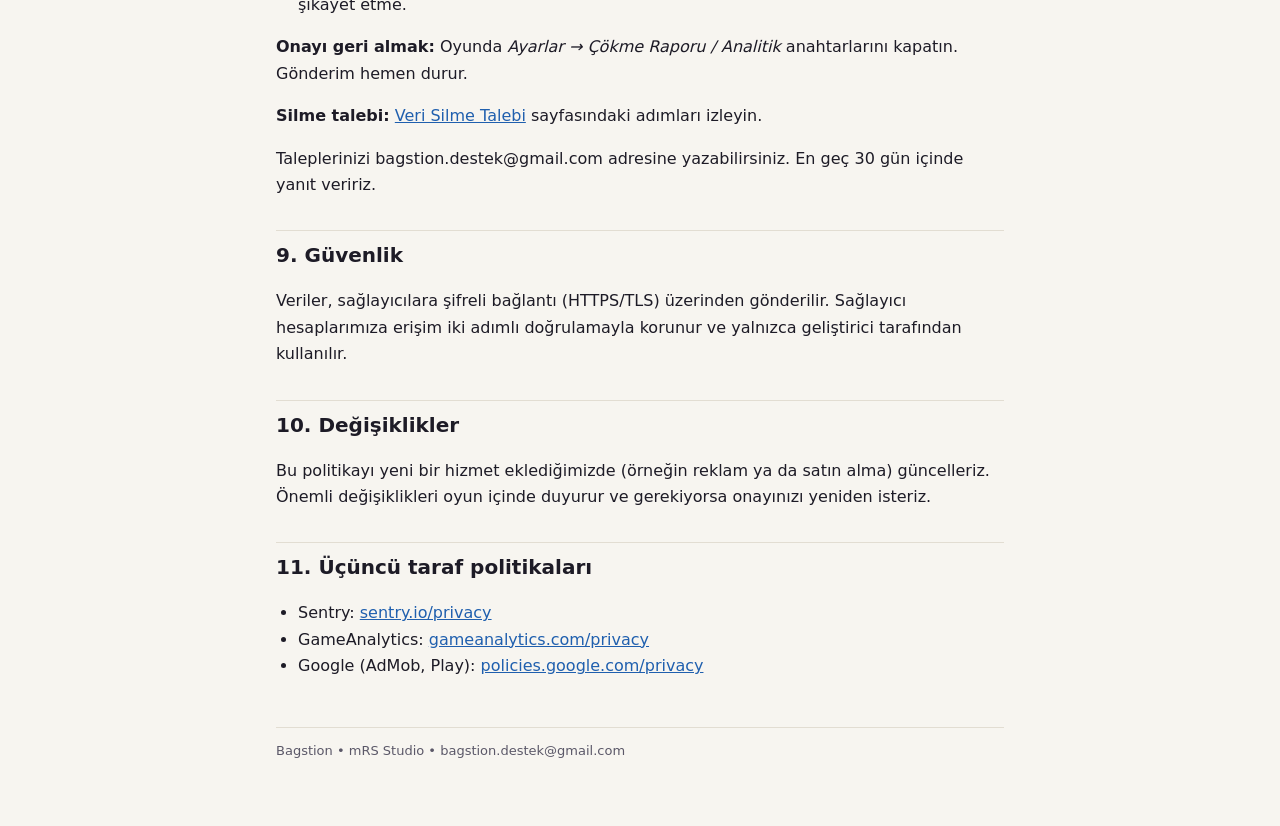
<file: tr/gizlilik.html>
<!doctype html>
<html lang="tr">
<head>
<meta charset="utf-8">
<meta name="viewport" content="width=device-width, initial-scale=1">
<title>Gizlilik Politikası — Bagstion</title>
<link rel="stylesheet" href="../style.css">
</head>
<body>
<main>
<header class="top">
	<span class="game">Bagstion</span>
	<nav><a href="kvkk.html">KVKK</a><a href="veri-silme.html">Veri Silme</a><a href="../en/privacy.html">English</a></nav>
</header>

<h1>Gizlilik Politikası</h1>
<p class="meta">Yürürlük tarihi: 15.11.2026 • Son güncelleme: 15.11.2026</p>

<h2>1. Biz kimiz</h2>
<p>Bagstion ("Oyun") mobil oyununu mRS Studio ("biz") geliştirir ve yayımlar. Kişisel verileriniz bakımından veri sorumlusu biziz.</p>
<p>İletişim: bagstion.destek@gmail.com</p>

<h2>2. Kısaca</h2>
<ul>
	<li>Oyunu oynamak için hesap açmanız gerekmez. Adınızı, e-posta adresinizi, telefon numaranızı ya da konumunuzu <strong>toplamayız</strong>.</li>
	<li>Oyun ilerlemeniz <strong>cihazınızda</strong> saklanır. Google Play Games'te oturum açtıysanız, telefon değiştirdiğinizde kaybolmasın diye bir kopyası <strong>Google Play Games kayıt alanınıza</strong> yedeklenir (bkz. 3.2).</li>
	<li>Çökme raporları ve oyun analitiği <strong>isteğe bağlıdır</strong>. İlk açılışta size sorulur ve izin vermezseniz hiçbir veri gönderilmez. Kararınızı istediğiniz zaman <em>Ayarlar</em> ekranından değiştirebilirsiniz.</li>
	<li>Verilerinizi satmayız.</li>
</ul>

<h2>3. Hangi verileri işliyoruz</h2>

<h3>3.1 Cihazınızda kalan oyun verileri</h3>
<p>İlerlemeniz (seviyeler, kaynaklar, ayarlar, gizlilik tercihleriniz), uygulamanın cihazınızdaki özel klasöründe tutulur. Bu veriler bize gönderilmez. Uygulamayı sildiğinizde ya da <em>Ayarlar → İlerlemeyi Sıfırla</em> seçeneğini kullandığınızda silinir.</p>

<h3>3.2 Bulut kayıt (isteğe bağlı) — Google Play Games</h3>
<p>Cihazınızda Google Play Games'te oturum açıksa oyun Play Games'e otomatik giriş yapar ve ilerlemenizin bir kopyasını Google Play Games "Kayıtlı Oyunlar" (Saved Games) hizmetine yükler. Böylece telefon değiştirdiğinizde ya da oyunu silip yeniden kurduğunuzda ilerlemeniz geri gelir. Play Games'te oturum açmazsanız hiçbir şey yüklenmez ve kayıt yalnızca cihazınızda tutulur.</p>
<ul>
	<li>Yüklenen içerik: oyun kaydınız (seviyeler, kaynaklar, görev ve ödül kayıtları, satın alma kayıtları, oyun ayarları), bu kurulum için rastgele üretilmiş bir cihaz kimliği ve kaydın zamanı.</li>
	<li>Kopya, Play Games hesabınıza bağlı olarak Google tarafından saklanır. Google bu hizmeti verirken Play Games oyuncu kimliğinizi ve hesap bilgilerinizi işler. <strong>Adınızı, e-posta adresinizi ya da Play Games oyuncu kimliğinizi biz almayız ve kendi sunucumuzda saklamayız.</strong></li>
	<li>Bulut kayıt olaylarını (yedeklendi, geri yüklendi, hata) yalnızca analitiğe onay verdiyseniz analitiğe göndeririz.</li>
</ul>
<p>Bağlantıyı ve yedeğin durumunu <em>Ayarlar → Google Play Games</em> bölümünden görebilir, "Şimdi yedekle" ve "Buluttan yükle" işlemlerini oradan yapabilirsiniz. Bu hizmet Google LLC / Google Ireland Ltd. tarafından sağlanır ve Google'ın hizmet şartları ile gizlilik politikasına tabidir.</p>

<h3>3.2b Çökme raporları (isteğe bağlı) — Sentry</h3>
<p>Onay verirseniz, oyun çöktüğünde ya da bir hata oluştuğunda hatayı bulup düzeltebilmemiz için bir rapor gönderilir. Rapor şunları içerir:</p>
<ul>
	<li>hata mesajı, hatanın oluştuğu kod satırları ve son oyun günlüğü satırları,</li>
	<li>cihaz modeli, işletim sistemi sürümü, ekran ve bellek bilgisi, oyun sürümü,</li>
	<li>hatadan hemen önceki oyun adımları (örneğin "bölüm başladı", "sandık açıldı"),</li>
	<li>rastgele üretilmiş bir kurulum kimliği (oyunda <em>Ayarlar</em> ekranının altında görünür).</li>
</ul>
<p>Bu hizmet Functional Software, Inc. ("Sentry", ABD) tarafından sağlanır. Verilerin AB (Almanya) veri merkezinde barındırılmasını tercih ediyoruz. IP adresinin saklanmamasını ayarladık. Rapor içeriğine adınızı ya da iletişim bilginizi eklemeyiz.</p>

<h3>3.3 Oyun analitiği (isteğe bağlı) — GameAnalytics</h3>
<p>Onay verirseniz, oyunun hangi bölümlerinin zor ya da sıkıcı olduğunu anlamak için oynanış istatistikleri gönderilir:</p>
<ul>
	<li>oturum başlangıcı ve süresi,</li>
	<li>öğretici adımları, bölüm başlangıcı ve sonucu (dünya, bölüm, zorluk, ulaşılan dalga, süre), boss karşılaşmaları, sandık açma, açılan özellikler,</li>
	<li>oyun içi kaynakların (altın, elmas) nereden kazanılıp nereye harcandığı,</li>
	<li>cihaz modeli, işletim sistemi, dil ve kabaca ülke bilgisi,</li>
	<li>uygulama kurulumuna özgü, rastgele üretilmiş bir kimlik. <strong>Reklam kimliğinizi (Google Advertising ID) kullanmayız.</strong></li>
</ul>
<p>Bu hizmet GameAnalytics ApS (Danimarka) tarafından sağlanır. Ülke bilgisi IP adresinden çıkarılır. GameAnalytics'in IP adresini nasıl işlediği kendi gizlilik politikasında açıklanır.</p>

<h3>3.4 Reklamlar — Google AdMob</h3>
<p>Oyunun ilerleyen sürümlerinde isteğe bağlı, ödüllü reklamlar olabilir: örneğin bir reklam izleyerek ek ödül almak. Bu özellik eklendiğinde:</p>
<ul>
	<li>reklamlar Google LLC'nin AdMob hizmetiyle gösterilir; AdMob reklam kimliği, IP adresi ve cihaz bilgisi gibi verileri işler,</li>
	<li>Avrupa Ekonomik Alanı, Birleşik Krallık ve İsviçre'deki oyunculara, Google'ın onay aracıyla (UMP / IAB TCF) kişiselleştirilmiş reklam için ayrıca izin sorulur; izin vermeyenlere yalnızca kişiselleştirilmemiş reklam gösterilir,</li>
	<li>Türkiye'deki oyuncular için kişiselleştirilmiş reklam ve yurt dışına aktarım açık rızaya bağlı olur,</li>
	<li>bu politika güncellenir ve oyunun içinde bildirilir.</li>
</ul>

<h3>3.5 Uygulama içi satın almalar — Google Play</h3>
<p>Oyunda isteğe bağlı uygulama içi satın almalar vardır: elmas paketleri, başlangıç paketi, aylık kart, Kraliyet Pass ve Reklamsız VIP. Ödemeyi Google Play alır; kart ya da banka bilgileriniz bize ulaşmaz. Ürünü teslim etmek ve aynı satın almanın iki kez işlenmesini önlemek için Google Play'in verdiği <strong>ürün kimliği, sipariş numarası ve satın alma belirteci</strong> yalnızca <strong>cihazınızdaki</strong> oyun kaydında tutulur. Bunları kendi sunucumuza göndermeyiz; bir sunucumuz yoktur. Analitiğe izin verdiyseniz satın alma adımları (ör. satın alma başladı, tamamlandı, iptal edildi; ürün kimliği ve fiyat kademesi) kimliksiz analitik olayları olarak GameAnalytics'e gönderilir. Satın alma geçmişiniz ve iade talepleriniz Google Play hesabınızda yönetilir. Yasal (örneğin vergi) kayıtlar Google Play tarafından ve gerekirse bizim tarafımızdan ilgili mevzuatın öngördüğü süre boyunca saklanır.</p>
<p>Oyundaki sandıkların içeriği rastgeledir. Olasılıklar oyunda, sandık odasındaki <strong>OLASILIKLAR</strong> ekranında gösterilir. Sandıklar doğrudan gerçek parayla satılmaz.</p>

<h3>3.6 Bizimle yazışmalarınız</h3>
<p>Bize e-posta gönderirseniz e-posta adresinizi ve mesajınızı yalnızca talebinizi yanıtlamak için kullanırız. Talep kapandıktan sonra en fazla 2 yıl saklarız.</p>

<h2>4. Amaçlar ve hukuki sebepler</h2>
<div class="table-wrap"><table>
	<tr><th>Veri</th><th>Amaç</th><th>Hukuki sebep</th></tr>
	<tr><td>Çökme raporları</td><td>Hataları bulmak ve düzeltmek, oyunun kararlılığını ölçmek</td><td>Açık rıza (KVKK md. 5/1, GDPR md. 6(1)(a))</td></tr>
	<tr><td>Analitik</td><td>Oyun dengesini ve zorluğunu iyileştirmek, öğreticiyi geliştirmek</td><td>Açık rıza (KVKK md. 5/1, GDPR md. 6(1)(a))</td></tr>
	<tr><td>Reklam</td><td>Ödüllü reklam göstermek; izin varsa kişiselleştirmek</td><td>Kişiselleştirilmiş reklamlar için açık rıza; kişiselleştirilmemiş reklamlar için ücretsiz oyunun sunulmasına ilişkin meşru menfaat</td></tr>
	<tr><td>Satın alma kayıtları</td><td>Satın alınan ürünü teslim etmek, yasal yükümlülükler</td><td>Sözleşmenin ifası ve hukuki yükümlülük (KVKK md. 5/2-c, ç; GDPR md. 6(1)(b), (c))</td></tr>
	<tr><td>Bulut kayıt (Google Play Games)</td><td>İlerlemenizi cihazlar arasında yedeklemek ve geri yüklemek</td><td>Talep ettiğiniz özelliği sunmak: sözleşmenin ifası (KVKK md. 5/2-c; GDPR md. 6(1)(b))</td></tr>
	<tr><td>E-posta yazışmaları</td><td>Taleplerinizi yanıtlamak</td><td>Meşru menfaat / talebinizin yerine getirilmesi (KVKK md. 5/2-f; GDPR md. 6(1)(f))</td></tr>
</table></div>

<h2>5. Yurt dışına aktarım</h2>
<p>Sentry (ABD; veriler AB'de barındırılır), GameAnalytics (Danimarka/AB) Google Play Games bulut kayıt ve ileride diğer Google (ABD) hizmetleri, verilerin Türkiye dışına aktarılması anlamına gelir. Bu aktarımı KVKK md. 9 kapsamında, oyundaki onay ekranında verdiğiniz açık rızaya ya da sağlayıcılarla yapılan standart sözleşmelere dayanarak yaparız.</p>

<h2>6. Saklama süreleri</h2>
<div class="table-wrap"><table>
	<tr><th>Veri</th><th>Süre</th></tr>
	<tr><td>Cihazdaki oyun verileri</td><td>Uygulamayı silene ya da ilerlemeyi sıfırlayana kadar</td></tr>
	<tr><td>Bulut kayıt kopyası (Google Play Games)</td><td>Siz silene kadar. Play Games ya da Google hesabı ayarlarınızdan silebilirsiniz (bkz. <a href="veri-silme.html">Veri Silme</a>)</td></tr>
	<tr><td>Çökme raporları (Sentry)</td><td>En fazla 90 gün, ardından otomatik silinir</td></tr>
	<tr><td>Analitik ham olaylar (GameAnalytics)</td><td>En fazla GameAnalytics'in <a href="https://gameanalytics.com/privacy">gizlilik politikasında</a> belirtilen süre boyunca. Kişiyle ilişkilendirilemeyen toplu istatistikler daha uzun tutulabilir</td></tr>
	<tr><td>E-posta yazışmaları</td><td>Talep kapandıktan sonra 2 yıl</td></tr>
	<tr><td>Satın alma kayıtları</td><td>Vergi mevzuatının öngördüğü süre</td></tr>
</table></div>

<h2>7. Çocuklar</h2>
<p>Oyun 13 yaş ve üzeri oyuncular için tasarlanmıştır ve çocuklara yönelik değildir. 13 yaşından küçük çocuklardan bilerek veri toplamayız. Böyle bir durumu fark ederseniz bize yazın; ilgili verileri sileriz.</p>

<h2>8. Haklarınız</h2>
<p>KVKK md. 11 ve GDPR kapsamında şu haklara sahipsiniz:</p>
<ul>
	<li>verilerinizin işlenip işlenmediğini öğrenme ve bilgi isteme,</li>
	<li>düzeltme ve silme isteme,</li>
	<li>işlemeye itiraz etme ve onayınızı geri alma,</li>
	<li>verilerin aktarıldığı üçüncü kişileri öğrenme,</li>
	<li>veri taşınabilirliği (GDPR),</li>
	<li>Kişisel Verileri Koruma Kurulu'na ya da bulunduğunuz AB ülkesinin denetim makamına şikâyet etme.</li>
</ul>
<p><strong>Onayı geri almak:</strong> Oyunda <em>Ayarlar → Çökme Raporu / Analitik</em> anahtarlarını kapatın. Gönderim hemen durur.</p>
<p><strong>Silme talebi:</strong> <a href="veri-silme.html">Veri Silme Talebi</a> sayfasındaki adımları izleyin.</p>
<p>Taleplerinizi bagstion.destek@gmail.com adresine yazabilirsiniz. En geç 30 gün içinde yanıt veririz.</p>

<h2>9. Güvenlik</h2>
<p>Veriler, sağlayıcılara şifreli bağlantı (HTTPS/TLS) üzerinden gönderilir. Sağlayıcı hesaplarımıza erişim iki adımlı doğrulamayla korunur ve yalnızca geliştirici tarafından kullanılır.</p>

<h2>10. Değişiklikler</h2>
<p>Bu politikayı yeni bir hizmet eklediğimizde (örneğin reklam ya da satın alma) güncelleriz. Önemli değişiklikleri oyun içinde duyurur ve gerekiyorsa onayınızı yeniden isteriz.</p>

<h2>11. Üçüncü taraf politikaları</h2>
<ul>
	<li>Sentry: <a href="https://sentry.io/privacy/">sentry.io/privacy</a></li>
	<li>GameAnalytics: <a href="https://gameanalytics.com/privacy">gameanalytics.com/privacy</a></li>
	<li>Google (AdMob, Play): <a href="https://policies.google.com/privacy">policies.google.com/privacy</a></li>
</ul>

<footer>Bagstion • mRS Studio • bagstion.destek@gmail.com</footer>
</main>
</body>
</html>
</file>
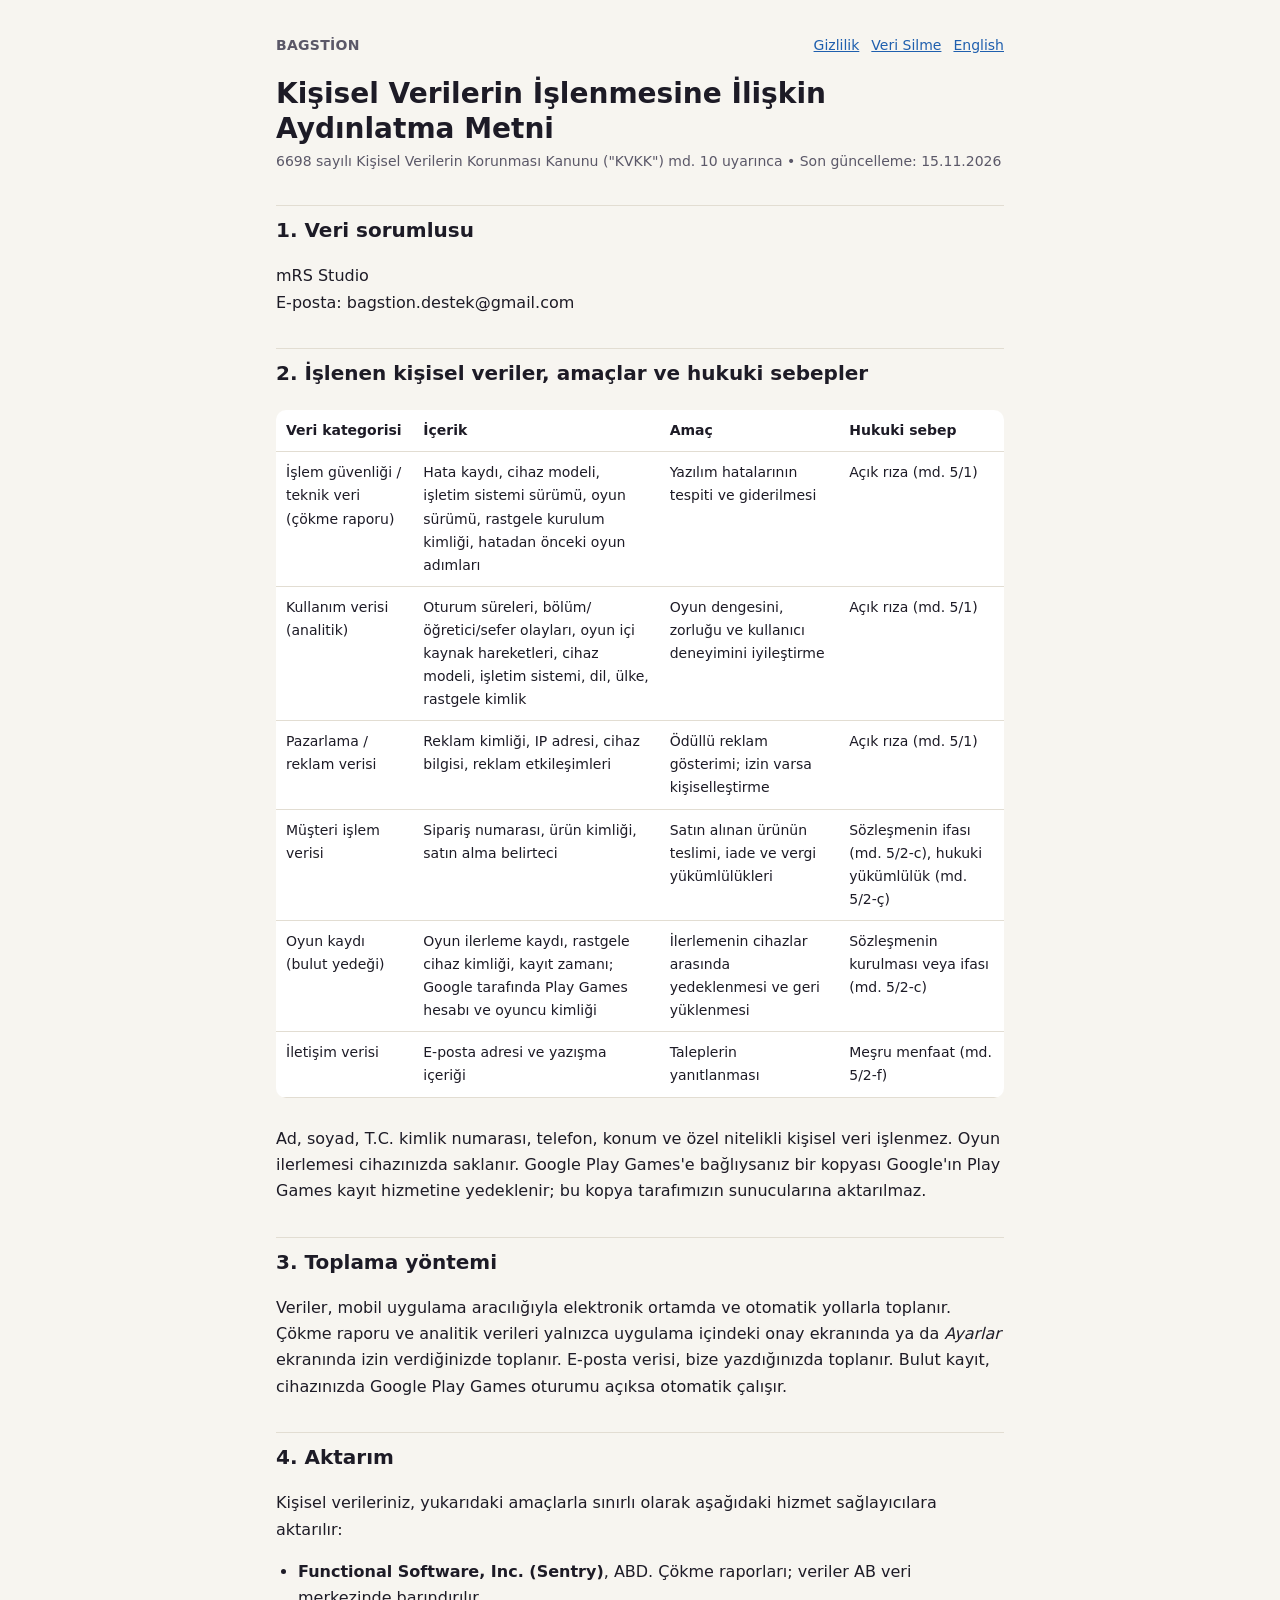
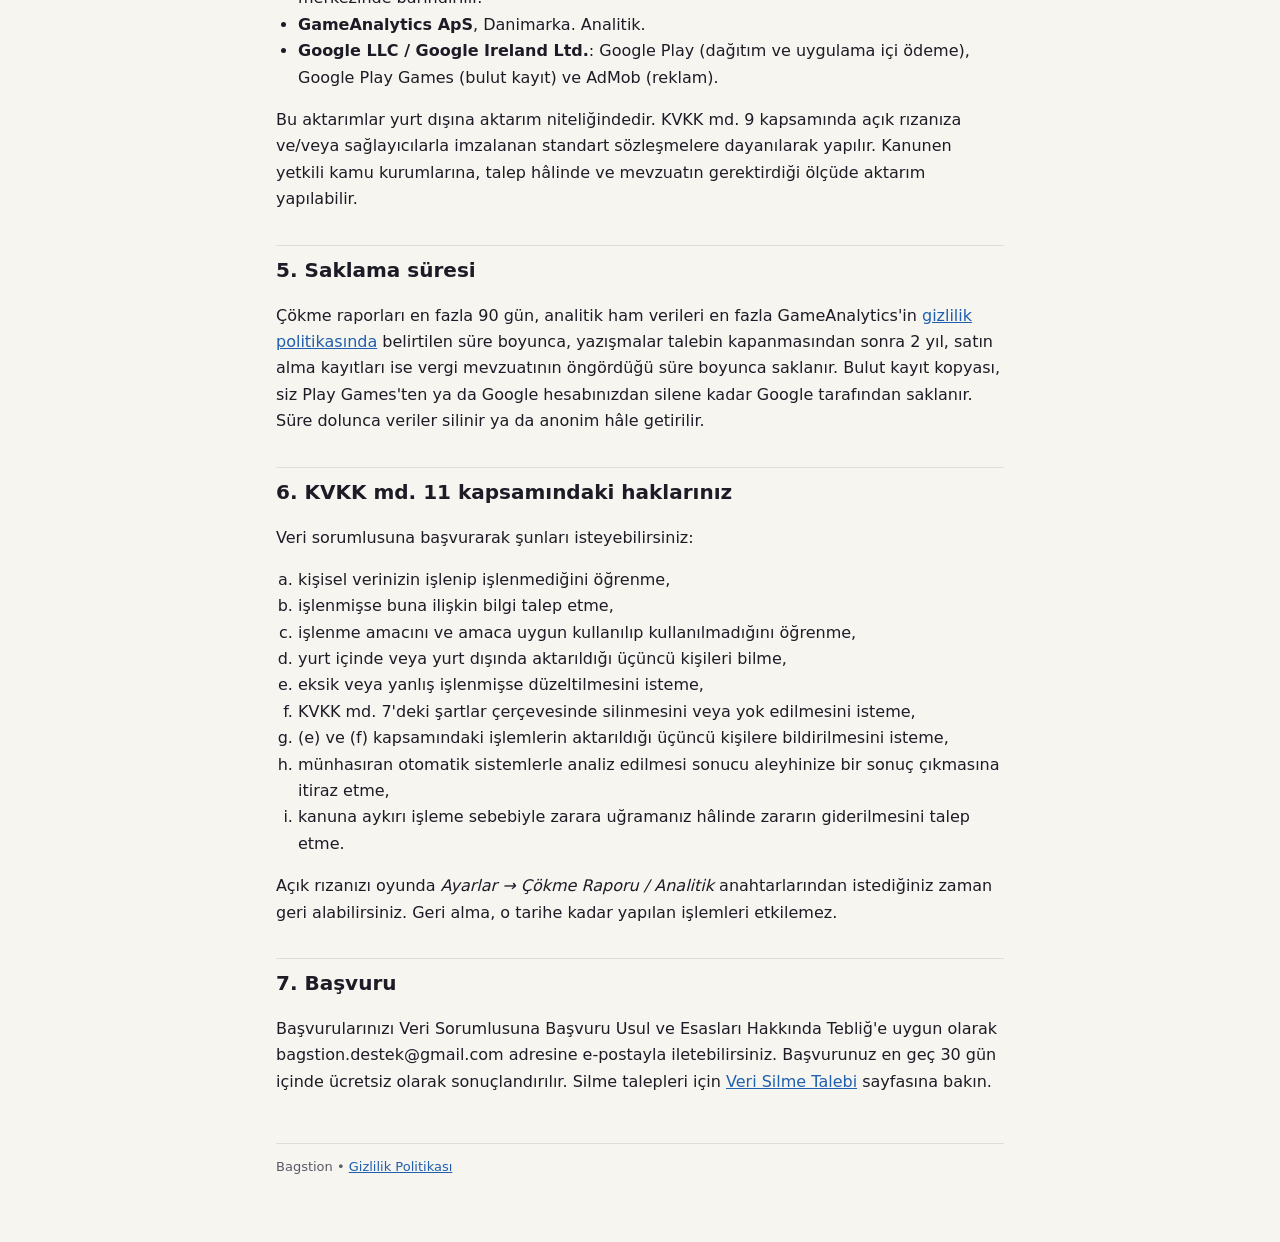
<file: tr/kvkk.html>
<!doctype html>
<html lang="tr">
<head>
<meta charset="utf-8">
<meta name="viewport" content="width=device-width, initial-scale=1">
<title>KVKK Aydınlatma Metni — Bagstion</title>
<link rel="stylesheet" href="../style.css">
</head>
<body>
<main>
<header class="top">
	<span class="game">Bagstion</span>
	<nav><a href="gizlilik.html">Gizlilik</a><a href="veri-silme.html">Veri Silme</a><a href="../en/kvkk-notice.html">English</a></nav>
</header>

<h1>Kişisel Verilerin İşlenmesine İlişkin Aydınlatma Metni</h1>
<p class="meta">6698 sayılı Kişisel Verilerin Korunması Kanunu ("KVKK") md. 10 uyarınca • Son güncelleme: 15.11.2026</p>

<h2>1. Veri sorumlusu</h2>
<p>mRS Studio<br>
E-posta: bagstion.destek@gmail.com</p>

<h2>2. İşlenen kişisel veriler, amaçlar ve hukuki sebepler</h2>
<div class="table-wrap"><table>
	<tr><th>Veri kategorisi</th><th>İçerik</th><th>Amaç</th><th>Hukuki sebep</th></tr>
	<tr>
		<td>İşlem güvenliği / teknik veri (çökme raporu)</td>
		<td>Hata kaydı, cihaz modeli, işletim sistemi sürümü, oyun sürümü, rastgele kurulum kimliği, hatadan önceki oyun adımları</td>
		<td>Yazılım hatalarının tespiti ve giderilmesi</td>
		<td>Açık rıza (md. 5/1)</td>
	</tr>
	<tr>
		<td>Kullanım verisi (analitik)</td>
		<td>Oturum süreleri, bölüm/öğretici/sefer olayları, oyun içi kaynak hareketleri, cihaz modeli, işletim sistemi, dil, ülke, rastgele kimlik</td>
		<td>Oyun dengesini, zorluğu ve kullanıcı deneyimini iyileştirme</td>
		<td>Açık rıza (md. 5/1)</td>
	</tr>
	<tr>
		<td>Pazarlama / reklam verisi</td>
		<td>Reklam kimliği, IP adresi, cihaz bilgisi, reklam etkileşimleri</td>
		<td>Ödüllü reklam gösterimi; izin varsa kişiselleştirme</td>
		<td>Açık rıza (md. 5/1)</td>
	</tr>
	<tr>
		<td>Müşteri işlem verisi</td>
		<td>Sipariş numarası, ürün kimliği, satın alma belirteci</td>
		<td>Satın alınan ürünün teslimi, iade ve vergi yükümlülükleri</td>
		<td>Sözleşmenin ifası (md. 5/2-c), hukuki yükümlülük (md. 5/2-ç)</td>
	</tr>
	<tr>
		<td>Oyun kaydı (bulut yedeği)</td>
		<td>Oyun ilerleme kaydı, rastgele cihaz kimliği, kayıt zamanı; Google tarafında Play Games hesabı ve oyuncu kimliği</td>
		<td>İlerlemenin cihazlar arasında yedeklenmesi ve geri yüklenmesi</td>
		<td>Sözleşmenin kurulması veya ifası (md. 5/2-c)</td>
	</tr>
	<tr>
		<td>İletişim verisi</td>
		<td>E-posta adresi ve yazışma içeriği</td>
		<td>Taleplerin yanıtlanması</td>
		<td>Meşru menfaat (md. 5/2-f)</td>
	</tr>
</table></div>
<p>Ad, soyad, T.C. kimlik numarası, telefon, konum ve özel nitelikli kişisel veri işlenmez. Oyun ilerlemesi cihazınızda saklanır. Google Play Games'e bağlıysanız bir kopyası Google'ın Play Games kayıt hizmetine yedeklenir; bu kopya tarafımızın sunucularına aktarılmaz.</p>

<h2>3. Toplama yöntemi</h2>
<p>Veriler, mobil uygulama aracılığıyla elektronik ortamda ve otomatik yollarla toplanır. Çökme raporu ve analitik verileri yalnızca uygulama içindeki onay ekranında ya da <em>Ayarlar</em> ekranında izin verdiğinizde toplanır. E-posta verisi, bize yazdığınızda toplanır. Bulut kayıt, cihazınızda Google Play Games oturumu açıksa otomatik çalışır.</p>

<h2>4. Aktarım</h2>
<p>Kişisel verileriniz, yukarıdaki amaçlarla sınırlı olarak aşağıdaki hizmet sağlayıcılara aktarılır:</p>
<ul>
	<li><strong>Functional Software, Inc. (Sentry)</strong>, ABD. Çökme raporları; veriler AB veri merkezinde barındırılır.</li>
	<li><strong>GameAnalytics ApS</strong>, Danimarka. Analitik.</li>
	<li><strong>Google LLC / Google Ireland Ltd.</strong>: Google Play (dağıtım ve uygulama içi ödeme), Google Play Games (bulut kayıt) ve AdMob (reklam).</li>
</ul>
<p>Bu aktarımlar yurt dışına aktarım niteliğindedir. KVKK md. 9 kapsamında açık rızanıza ve/veya sağlayıcılarla imzalanan standart sözleşmelere dayanılarak yapılır. Kanunen yetkili kamu kurumlarına, talep hâlinde ve mevzuatın gerektirdiği ölçüde aktarım yapılabilir.</p>

<h2>5. Saklama süresi</h2>
<p>Çökme raporları en fazla 90 gün, analitik ham verileri en fazla GameAnalytics'in <a href="https://gameanalytics.com/privacy">gizlilik politikasında</a> belirtilen süre boyunca, yazışmalar talebin kapanmasından sonra 2 yıl, satın alma kayıtları ise vergi mevzuatının öngördüğü süre boyunca saklanır. Bulut kayıt kopyası, siz Play Games'ten ya da Google hesabınızdan silene kadar Google tarafından saklanır. Süre dolunca veriler silinir ya da anonim hâle getirilir.</p>

<h2>6. KVKK md. 11 kapsamındaki haklarınız</h2>
<p>Veri sorumlusuna başvurarak şunları isteyebilirsiniz:</p>
<ol type="a">
	<li>kişisel verinizin işlenip işlenmediğini öğrenme,</li>
	<li>işlenmişse buna ilişkin bilgi talep etme,</li>
	<li>işlenme amacını ve amaca uygun kullanılıp kullanılmadığını öğrenme,</li>
	<li>yurt içinde veya yurt dışında aktarıldığı üçüncü kişileri bilme,</li>
	<li>eksik veya yanlış işlenmişse düzeltilmesini isteme,</li>
	<li>KVKK md. 7'deki şartlar çerçevesinde silinmesini veya yok edilmesini isteme,</li>
	<li>(e) ve (f) kapsamındaki işlemlerin aktarıldığı üçüncü kişilere bildirilmesini isteme,</li>
	<li>münhasıran otomatik sistemlerle analiz edilmesi sonucu aleyhinize bir sonuç çıkmasına itiraz etme,</li>
	<li>kanuna aykırı işleme sebebiyle zarara uğramanız hâlinde zararın giderilmesini talep etme.</li>
</ol>
<p>Açık rızanızı oyunda <em>Ayarlar → Çökme Raporu / Analitik</em> anahtarlarından istediğiniz zaman geri alabilirsiniz. Geri alma, o tarihe kadar yapılan işlemleri etkilemez.</p>

<h2>7. Başvuru</h2>
<p>Başvurularınızı Veri Sorumlusuna Başvuru Usul ve Esasları Hakkında Tebliğ'e uygun olarak bagstion.destek@gmail.com adresine e-postayla iletebilirsiniz. Başvurunuz en geç 30 gün içinde ücretsiz olarak sonuçlandırılır. Silme talepleri için <a href="veri-silme.html">Veri Silme Talebi</a> sayfasına bakın.</p>

<footer>Bagstion • <a href="gizlilik.html">Gizlilik Politikası</a></footer>
</main>
</body>
</html>
</file>
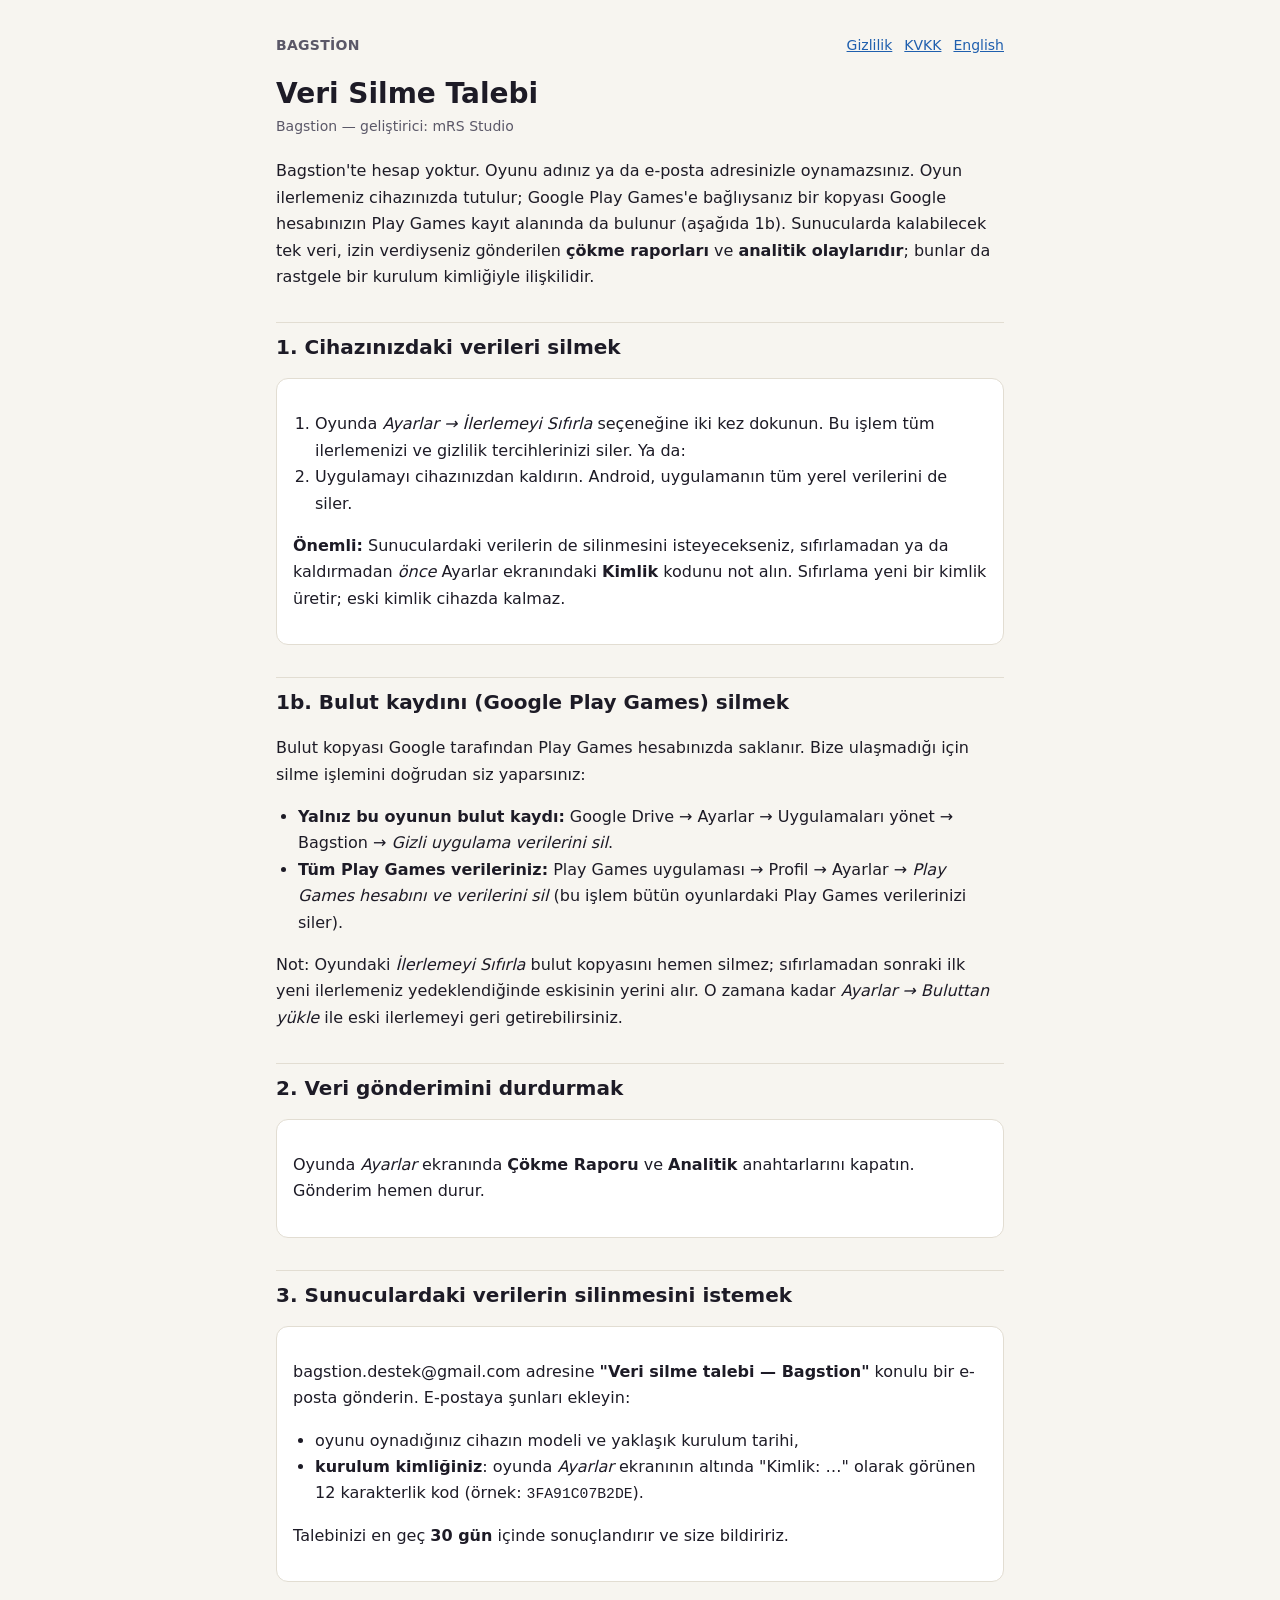
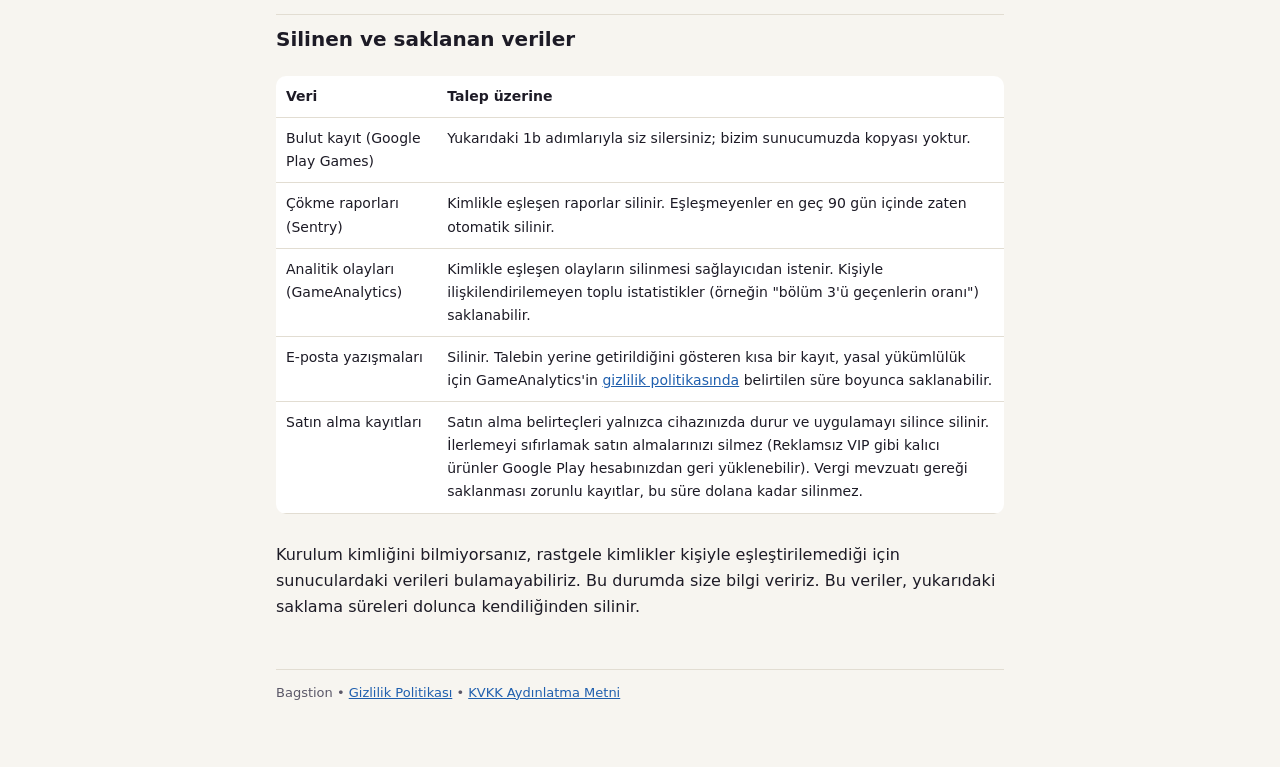
<file: tr/veri-silme.html>
<!doctype html>
<html lang="tr">
<head>
<meta charset="utf-8">
<meta name="viewport" content="width=device-width, initial-scale=1">
<title>Veri Silme Talebi — Bagstion</title>
<link rel="stylesheet" href="../style.css">
</head>
<body>
<main>
<header class="top">
	<span class="game">Bagstion</span>
	<nav><a href="gizlilik.html">Gizlilik</a><a href="kvkk.html">KVKK</a><a href="../en/data-deletion.html">English</a></nav>
</header>

<h1>Veri Silme Talebi</h1>
<p class="meta">Bagstion — geliştirici: mRS Studio</p>

<p>Bagstion'te hesap yoktur. Oyunu adınız ya da e-posta adresinizle oynamazsınız. Oyun ilerlemeniz cihazınızda tutulur; Google Play Games'e bağlıysanız bir kopyası Google hesabınızın Play Games kayıt alanında da bulunur (aşağıda 1b). Sunucularda kalabilecek tek veri, izin verdiyseniz gönderilen <strong>çökme raporları</strong> ve <strong>analitik olaylarıdır</strong>; bunlar da rastgele bir kurulum kimliğiyle ilişkilidir.</p>

<h2>1. Cihazınızdaki verileri silmek</h2>
<div class="card">
<ol>
	<li>Oyunda <em>Ayarlar → İlerlemeyi Sıfırla</em> seçeneğine iki kez dokunun. Bu işlem tüm ilerlemenizi ve gizlilik tercihlerinizi siler. Ya da:</li>
	<li>Uygulamayı cihazınızdan kaldırın. Android, uygulamanın tüm yerel verilerini de siler.</li>
</ol>
<p><strong>Önemli:</strong> Sunuculardaki verilerin de silinmesini isteyecekseniz, sıfırlamadan ya da kaldırmadan <em>önce</em> Ayarlar ekranındaki <strong>Kimlik</strong> kodunu not alın. Sıfırlama yeni bir kimlik üretir; eski kimlik cihazda kalmaz.</p>
</div>

<h2>1b. Bulut kaydını (Google Play Games) silmek</h2>
<p>Bulut kopyası Google tarafından Play Games hesabınızda saklanır. Bize ulaşmadığı için silme işlemini doğrudan siz yaparsınız:</p>
<ul>
	<li><strong>Yalnız bu oyunun bulut kaydı:</strong> Google Drive → Ayarlar → Uygulamaları yönet → Bagstion → <em>Gizli uygulama verilerini sil</em>.</li>
	<li><strong>Tüm Play Games verileriniz:</strong> Play Games uygulaması → Profil → Ayarlar → <em>Play Games hesabını ve verilerini sil</em> (bu işlem bütün oyunlardaki Play Games verilerinizi siler).</li>
</ul>
<p>Not: Oyundaki <em>İlerlemeyi Sıfırla</em> bulut kopyasını hemen silmez; sıfırlamadan sonraki ilk yeni ilerlemeniz yedeklendiğinde eskisinin yerini alır. O zamana kadar <em>Ayarlar → Buluttan yükle</em> ile eski ilerlemeyi geri getirebilirsiniz.</p>

<h2>2. Veri gönderimini durdurmak</h2>
<div class="card">
<p>Oyunda <em>Ayarlar</em> ekranında <strong>Çökme Raporu</strong> ve <strong>Analitik</strong> anahtarlarını kapatın. Gönderim hemen durur.</p>
</div>

<h2>3. Sunuculardaki verilerin silinmesini istemek</h2>
<div class="card">
<p>bagstion.destek@gmail.com adresine <strong>"Veri silme talebi — Bagstion"</strong> konulu bir e-posta gönderin. E-postaya şunları ekleyin:</p>
<ul>
	<li>oyunu oynadığınız cihazın modeli ve yaklaşık kurulum tarihi,</li>
	<li><strong>kurulum kimliğiniz</strong>: oyunda <em>Ayarlar</em> ekranının altında "Kimlik: …" olarak görünen 12 karakterlik kod (örnek: <code>3FA91C07B2DE</code>).</li>
</ul>
<p>Talebinizi en geç <strong>30 gün</strong> içinde sonuçlandırır ve size bildiririz.</p>
</div>

<h2>Silinen ve saklanan veriler</h2>
<div class="table-wrap"><table>
	<tr><th>Veri</th><th>Talep üzerine</th></tr>
	<tr><td>Bulut kayıt (Google Play Games)</td><td>Yukarıdaki 1b adımlarıyla siz silersiniz; bizim sunucumuzda kopyası yoktur.</td></tr>
	<tr><td>Çökme raporları (Sentry)</td><td>Kimlikle eşleşen raporlar silinir. Eşleşmeyenler en geç 90 gün içinde zaten otomatik silinir.</td></tr>
	<tr><td>Analitik olayları (GameAnalytics)</td><td>Kimlikle eşleşen olayların silinmesi sağlayıcıdan istenir. Kişiyle ilişkilendirilemeyen toplu istatistikler (örneğin "bölüm 3'ü geçenlerin oranı") saklanabilir.</td></tr>
	<tr><td>E-posta yazışmaları</td><td>Silinir. Talebin yerine getirildiğini gösteren kısa bir kayıt, yasal yükümlülük için GameAnalytics'in <a href="https://gameanalytics.com/privacy">gizlilik politikasında</a> belirtilen süre boyunca saklanabilir.</td></tr>
	<tr><td>Satın alma kayıtları</td><td>Satın alma belirteçleri yalnızca cihazınızda durur ve uygulamayı silince silinir. İlerlemeyi sıfırlamak satın almalarınızı silmez (Reklamsız VIP gibi kalıcı ürünler Google Play hesabınızdan geri yüklenebilir). Vergi mevzuatı gereği saklanması zorunlu kayıtlar, bu süre dolana kadar silinmez.</td></tr>
</table></div>

<p>Kurulum kimliğini bilmiyorsanız, rastgele kimlikler kişiyle eşleştirilemediği için sunuculardaki verileri bulamayabiliriz. Bu durumda size bilgi veririz. Bu veriler, yukarıdaki saklama süreleri dolunca kendiliğinden silinir.</p>

<footer>Bagstion • <a href="gizlilik.html">Gizlilik Politikası</a> • <a href="kvkk.html">KVKK Aydınlatma Metni</a></footer>
</main>
</body>
</html>
</file>
<file: style.css>
:root {
	--bg: #f7f5f0;
	--fg: #1d1b26;
	--muted: #5b5868;
	--accent: #1f5fae;
	--card: #ffffff;
	--line: #e2ddd2;
	--warn-bg: #fff4d6;
	--warn-line: #e0b54a;
}
@media (prefers-color-scheme: dark) {
	:root {
		--bg: #13121a;
		--fg: #ecebf2;
		--muted: #a5a2b4;
		--accent: #7fb2ff;
		--card: #1c1b25;
		--line: #2e2c3a;
		--warn-bg: #3a2f12;
		--warn-line: #8a6c1e;
	}
}
* { box-sizing: border-box; }
html { -webkit-text-size-adjust: 100%; }
body {
	margin: 0;
	background: var(--bg);
	color: var(--fg);
	font: 16px/1.65 system-ui, -apple-system, "Segoe UI", Roboto, "Noto Sans", sans-serif;
}
main { max-width: 760px; margin: 0 auto; padding: 32px 16px 64px; }
header.top { display: flex; justify-content: space-between; align-items: baseline; gap: 12px; flex-wrap: wrap; }
header.top .game { font-weight: 700; letter-spacing: .02em; color: var(--muted); font-size: 14px; text-transform: uppercase; }
header.top nav a { margin-left: 12px; font-size: 14px; }
h1 { font-size: 28px; line-height: 1.25; margin: 18px 0 4px; }
h2 { font-size: 20px; margin: 32px 0 8px; padding-top: 8px; border-top: 1px solid var(--line); }
h3 { font-size: 16px; margin: 20px 0 6px; }
p.meta { color: var(--muted); margin: 0 0 20px; font-size: 14px; }
a { color: var(--accent); }
.note {
	background: var(--warn-bg);
	border: 1px solid var(--warn-line);
	border-radius: 10px;
	padding: 12px 14px;
	font-size: 14px;
	margin: 16px 0 8px;
}
.ph { background: rgba(224, 181, 74, .25); border-radius: 4px; padding: 0 4px; font-family: ui-monospace, Consolas, monospace; font-size: .92em; }
table { width: 100%; border-collapse: collapse; margin: 12px 0; font-size: 14px; background: var(--card); border-radius: 10px; overflow: hidden; }
th, td { text-align: left; vertical-align: top; padding: 9px 10px; border-bottom: 1px solid var(--line); }
th { font-weight: 600; }
.table-wrap { overflow-x: auto; }
ul, ol { padding-left: 22px; }
.card { background: var(--card); border: 1px solid var(--line); border-radius: 12px; padding: 16px; margin: 14px 0; }
footer { margin-top: 48px; color: var(--muted); font-size: 13px; border-top: 1px solid var(--line); padding-top: 12px; }
code { font-family: ui-monospace, Consolas, monospace; font-size: .92em; }
</file>
